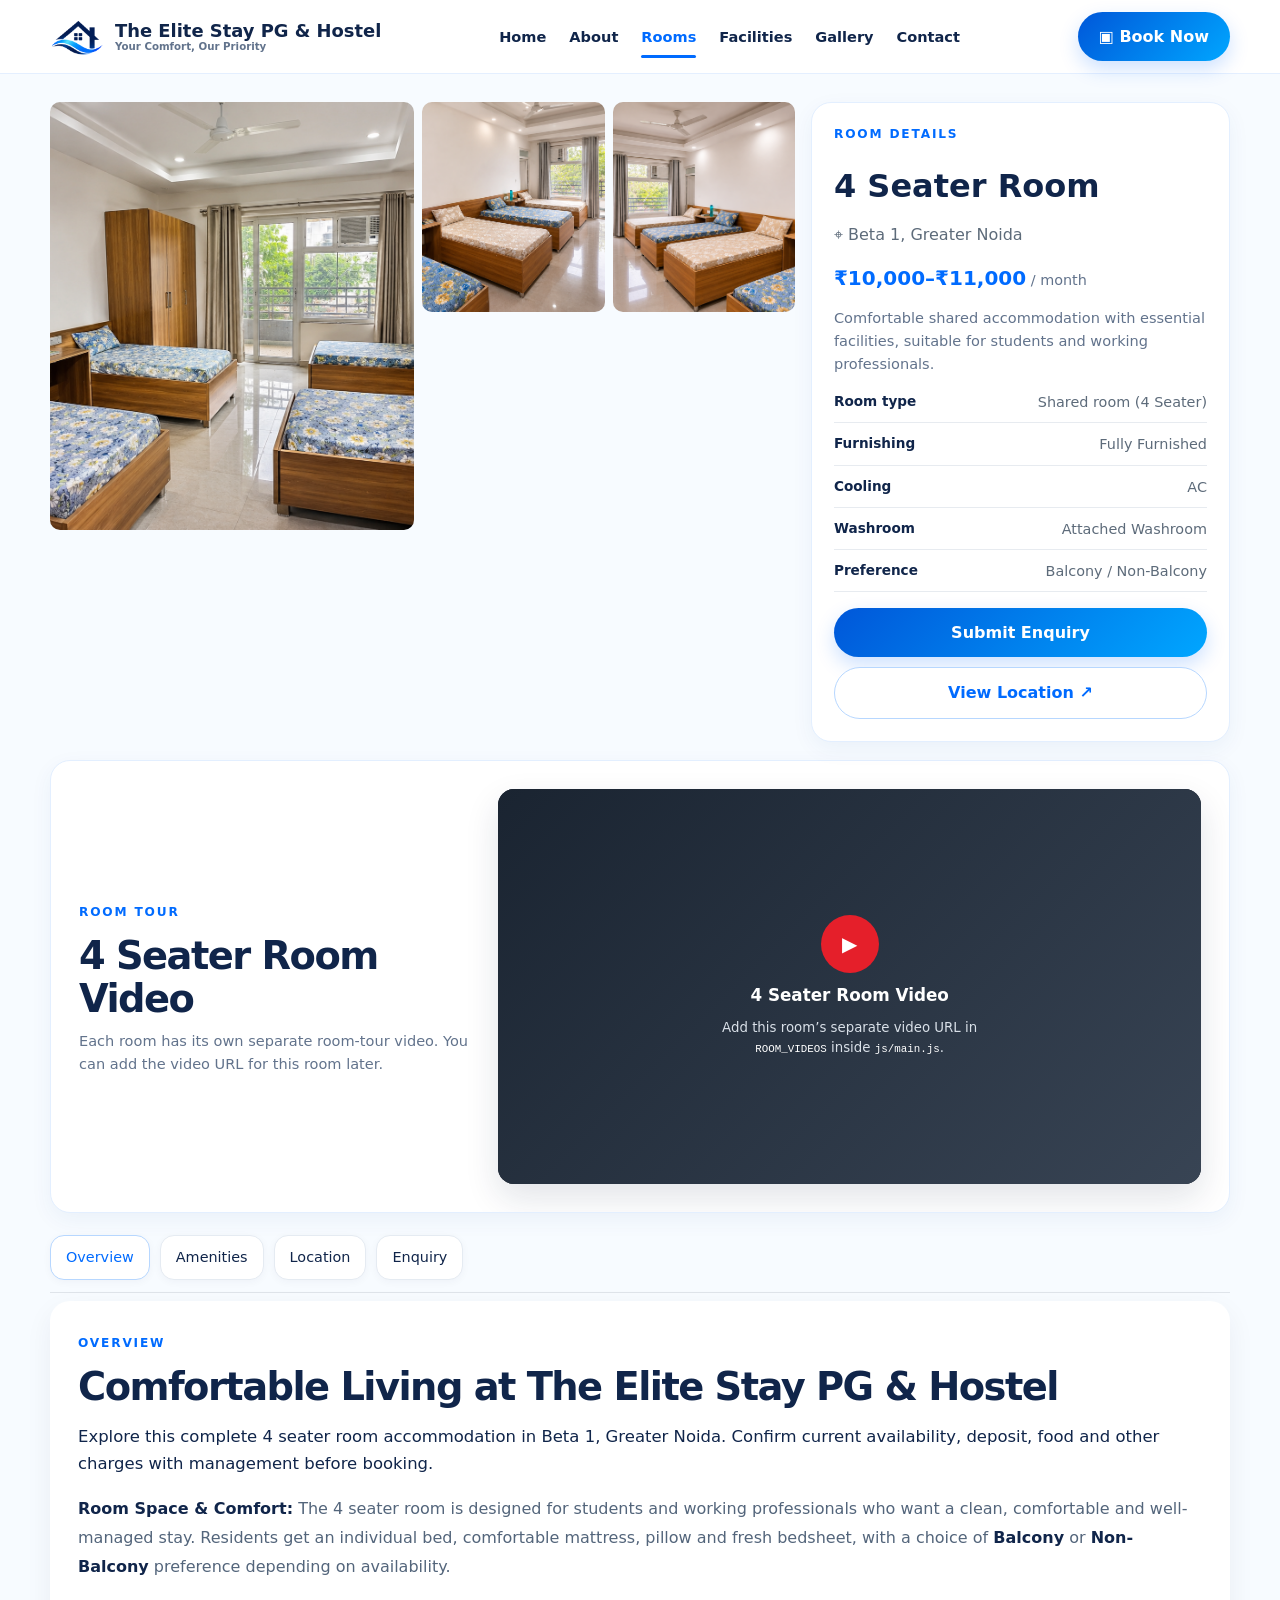
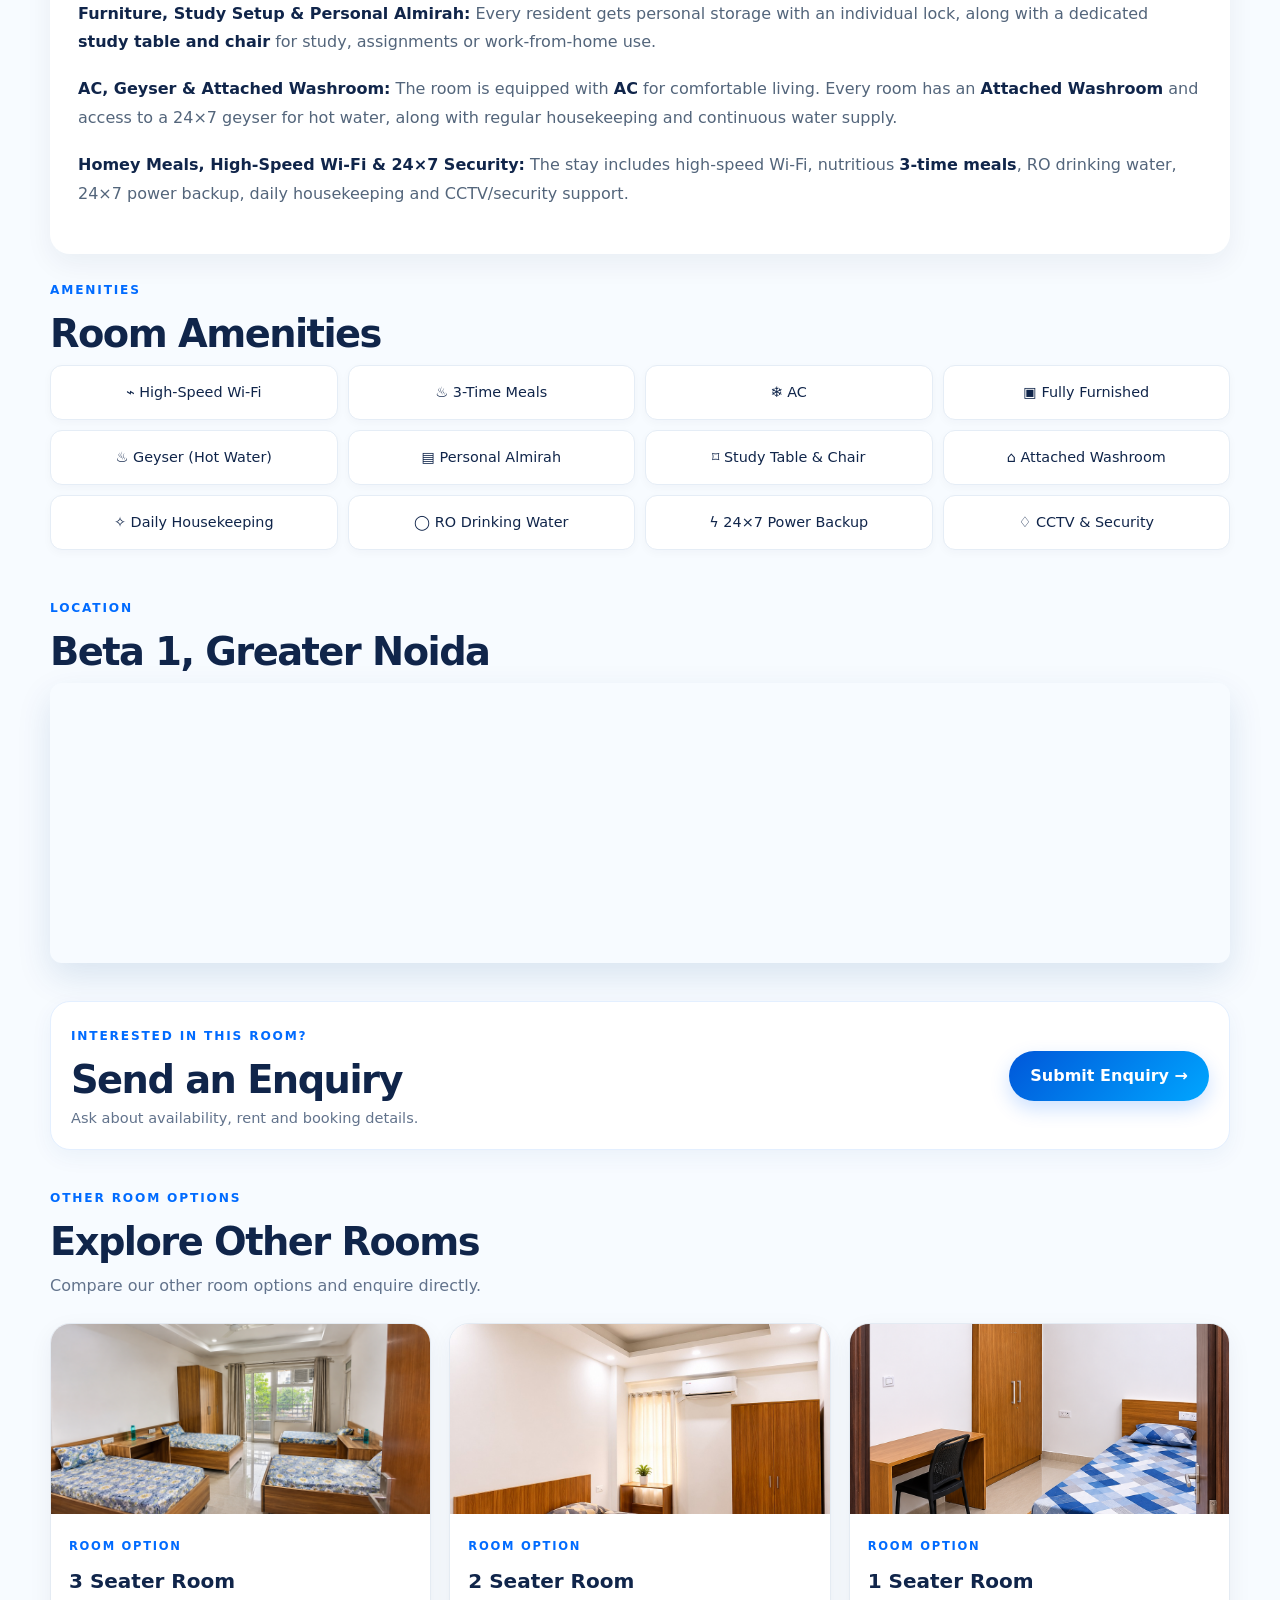
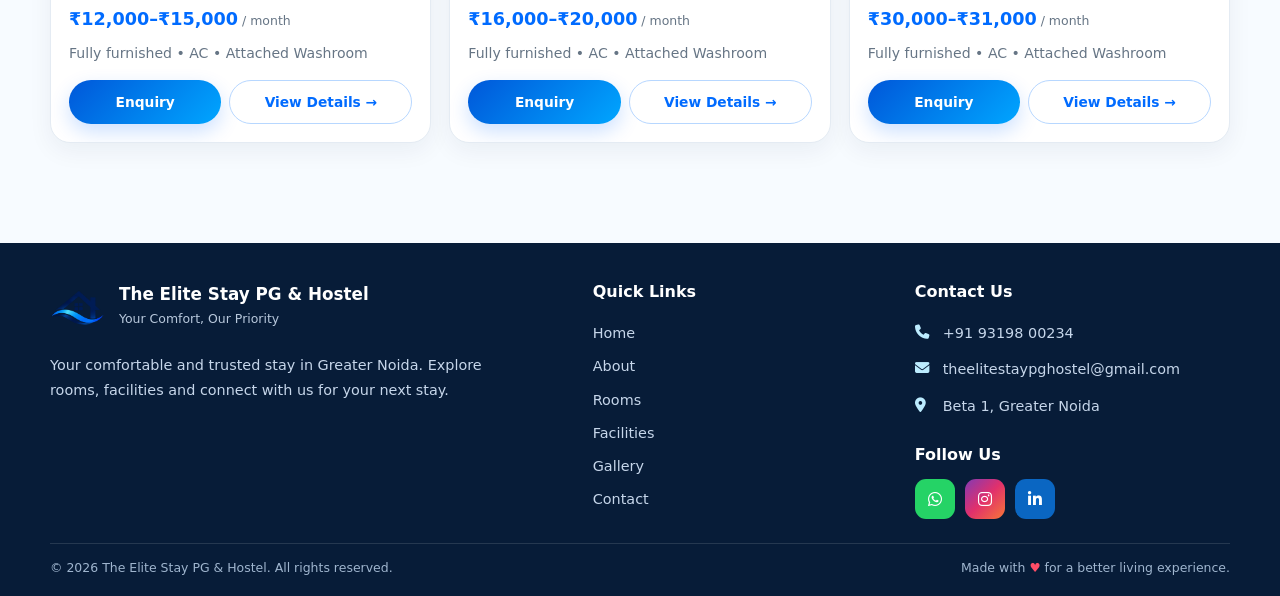
<file: property.html>
<!doctype html>
<html lang="en">
<head>
  <link rel="manifest" href="./manifest.json">
<meta name="theme-color" content="#006bff">
<meta name="mobile-web-app-capable" content="yes">
<meta name="apple-mobile-web-app-capable" content="yes">
<meta name="apple-mobile-web-app-status-bar-style" content="default">
<meta name="apple-mobile-web-app-title" content="Elite Stay PG">
<meta charset="utf-8">
<meta name="viewport" content="width=device-width,initial-scale=1">
<meta name="description" content="Room details | The Elite Stay PG & Hostel">
<meta name="theme-color" content="#006bff">
<title>Room Details | The Elite Stay PG & Hostel</title>
<link rel="stylesheet" href="css/style.css">
<link rel="stylesheet" href="https://cdnjs.cloudflare.com/ajax/libs/font-awesome/6.5.2/css/all.min.css">
</head>
<body class="page-property">
<header class="topbar"><div class="container nav"><a class="brand" href="index.html"><img src="images/elite-stay-logo.png" alt="The Elite Stay PG & Hostel Logo" class="brand-logo"><span>The Elite Stay PG & Hostel<small>Your Comfort, Our Priority</small></span></a><button class="menu-toggle" aria-label="Toggle navigation" aria-expanded="false">☰</button><nav class="nav-links"><a href="index.html">Home</a><a href="about.html">About</a><a href="rooms.html" class="active">Rooms</a><a href="facilities.html">Facilities</a><a href="gallery.html">Gallery</a><a href="contact.html">Contact</a></nav><a class="btn nav-cta" href="https://docs.google.com/forms/d/e/1FAIpQLSdJS4FL_7Egk9JB6NDUkHLVC7mzzREMZd3Gk2sWOfkp1ZcB3Q/viewform">▣ Book Now</a></div></header>
<main data-property-page>
<section class="section property-detail-section"><div class="container">
<div class="property-top">
  <div class="property-media"><div class="property-gallery" data-property-gallery></div></div>
  <aside class="property-summary card"><span class="eyebrow">ROOM DETAILS</span><h1 data-property-title>Room Details</h1><div class="property-location">⌖ Beta 1, Greater Noida</div><div class="price property-price" data-property-price></div><p data-property-description></p><div class="property-meta"><div><strong>Room type</strong><span data-property-type></span></div><div><strong>Furnishing</strong><span data-property-furnishing></span></div><div><strong>Cooling</strong><span>AC</span></div><div><strong>Washroom</strong><span>Attached Washroom</span></div><div><strong>Preference</strong><span data-property-preference></span></div></div><button class="btn property-book" type="button" data-property-book>Submit Enquiry</button><a class="btn btn-outline property-map" href="https://www.google.com/maps/dir/?api=1&destination=28.4769706,77.5034043" target="_blank" rel="noopener">View Location ↗</a></aside>
</div>
<div class="property-video-card card"><div><span class="eyebrow">ROOM TOUR</span><h2 data-property-video-title>Room Video</h2><p class="muted">Each room has its own separate room-tour video. You can add the video URL for this room later.</p></div><div class="property-video" data-property-video></div></div>
<div class="property-tabs"><a href="#overview">Overview</a><a href="#amenities">Amenities</a><a href="#location">Location</a><a href="#enquiry">Enquiry</a></div>
<section id="overview" class="property-section property-overview-card"><span class="eyebrow">OVERVIEW</span><h2 data-property-overview-title>Comfortable Living at The Elite Stay PG & Hostel</h2><p data-property-overview-intro>Explore this accommodation option in Greater Noida. Confirm current availability, deposit, food and other charges with management before booking.</p><div class="property-overview-copy" data-property-overview-copy></div></section>
<section id="amenities" class="property-section"><span class="eyebrow">AMENITIES</span><h2>Room Amenities</h2><div class="property-amenities"><div>⌁ High-Speed Wi-Fi</div><div>♨ 3-Time Meals</div><div>❄ AC</div><div>▣ Fully Furnished</div><div>♨ Geyser (Hot Water)</div><div>▤ Personal Almirah</div><div>⌑ Study Table & Chair</div><div>⌂ Attached Washroom</div><div>✧ Daily Housekeeping</div><div>◯ RO Drinking Water</div><div>ϟ 24×7 Power Backup</div><div>♢ CCTV & Security</div></div></section>
<section id="location" class="property-section"><span class="eyebrow">LOCATION</span><h2>Beta 1, Greater Noida</h2><div class="map-frame"><iframe data-map title="The Elite Stay PG & Hostel location" src="https://maps.google.com/maps?q=28.4769706,77.5034043&z=17&output=embed" loading="lazy"></iframe></div></section>
<section id="enquiry" class="property-cta card"><div><span class="eyebrow">INTERESTED IN THIS ROOM?</span><h2>Send an Enquiry</h2><p class="muted">Ask about availability, rent and booking details.</p></div><button class="btn" type="button" data-property-book>Submit Enquiry →</button></section>
<section class="property-section property-other-rooms-section"><div class="section-head"><div><span class="eyebrow">OTHER ROOM OPTIONS</span><h2>Explore Other Rooms</h2><p class="muted">Compare our other room options and enquire directly.</p></div></div><div class="property-other-rooms-grid" data-other-rooms></div></section>
</div></section></main>
<footer class="footer elite-professional-footer">
  <div class="container">
    <div class="elite-footer-grid">
      <div class="elite-footer-column elite-footer-about">
        <div class="elite-footer-brand">
          <img src="images/elite-stay-logo.png" alt="The Elite Stay PG & Hostel Logo" class="elite-footer-logo">
          <div>
            <strong>The Elite Stay PG & Hostel</strong>
            <span>Your Comfort, Our Priority</span>
          </div>
        </div>
        <p>Your comfortable and trusted stay in Greater Noida. Explore rooms, facilities and connect with us for your next stay.</p>
      </div>

      <div class="elite-footer-column">
        <h3>Quick Links</h3>
        <div class="elite-footer-links">
          <a href="index.html">Home</a>
          <a href="about.html">About</a>
          <a href="rooms.html">Rooms</a>
          <a href="facilities.html">Facilities</a>
          <a href="gallery.html">Gallery</a>
          <a href="contact.html">Contact</a>
        </div>
      </div>

      <div class="elite-footer-column">
        <h3>Contact Us</h3>
        <div class="elite-footer-contact">
          <a href="tel:+919319800234"><i class="fa-solid fa-phone" aria-hidden="true"></i><span>+91 93198 00234</span></a>
          <a href="mailto:theelitestaypghostel@gmail.com"><i class="fa-solid fa-envelope" aria-hidden="true"></i><span>theelitestaypghostel@gmail.com</span></a>
          <a href="https://www.google.com/maps/search/?api=1&query=28.4769706,77.5034043" target="_blank" rel="noopener"><i class="fa-solid fa-location-dot" aria-hidden="true"></i><span>Beta 1, Greater Noida</span></a>
        </div>
        <h3 class="elite-footer-social-title">Follow Us</h3>
        <div class="footer-social-only" aria-label="Social links">
          <a href="https://wa.me/919319800234" target="_blank" rel="noopener" aria-label="WhatsApp The Elite Stay PG & Hostel" class="footer-social whatsapp"><i class="fa-brands fa-whatsapp" aria-hidden="true"></i></a>
          <a href="https://www.instagram.com/theelitestaypg/" target="_blank" rel="noopener" aria-label="Instagram The Elite Stay PG & Hostel" class="footer-social instagram"><i class="fa-brands fa-instagram" aria-hidden="true"></i></a>
          <a href="https://www.linkedin.com/in/the-elite-stay-g-b77493451/" target="_blank" rel="noopener" aria-label="LinkedIn The Elite Stay PG & Hostel" class="footer-social linkedin"><i class="fa-brands fa-linkedin-in" aria-hidden="true"></i></a>
        </div>
      </div>
    </div>
    <div class="footer-bottom elite-professional-bottom">
      <span>© 2026 The Elite Stay PG & Hostel. All rights reserved.</span>
      <span>Made with <span aria-hidden="true">♥</span> for a better living experience.</span>
    </div>
  </div>
</footer>
<script src="js/main.js"></script>
</body></html>
</file>
<file: css/style.css>
:root {
  --blue: #006bff;
  --blue2: #00a6ff;
  --navy: #063b8c;
  --ink: #10254a;
  --muted: #62738c;
  --pale: #eaf5ff;
  --bg: #f7fbff;
  --white: #fff;
  --footer: #071c38;
  --line: #dcecff;
  --shadow: 0 14px 35px rgba(10, 65, 135, .12);
  --radius: 20px
}

* {
  box-sizing: border-box
}

html {
  scroll-behavior: smooth;
  scroll-padding-top: 86px
}

body {
  margin: 0;
  background: var(--bg);
  color: var(--ink);
  font-family: Inter, ui-sans-serif, system-ui, -apple-system, "Segoe UI", sans-serif;
  line-height: 1.6
}

img {
  display: block;
  max-width: 100%;
  width: 100%;
  object-fit: cover
}

a {
  color: inherit;
  text-decoration: none
}

button,
input,
select,
textarea {
  font: inherit
}

button {
  cursor: pointer
}

.container {
  width: min(1180px, calc(100% - 36px));
  margin: auto
}

.section {
  padding: 66px 0
}

.section-sm {
  padding: 40px 0
}

.eyebrow {
  display: inline-block;
  color: var(--blue);
  font-size: .76rem;
  font-weight: 850;
  letter-spacing: .15em;
  text-transform: uppercase;
  margin-bottom: 6px
}

.section-head {
  display: flex;
  justify-content: space-between;
  align-items: end;
  gap: 20px;
  margin-bottom: 24px
}

.section-head h2,
.section h2 {
  font-size: clamp(1.7rem, 3vw, 2.5rem);
  line-height: 1.13;
  margin: 0 0 8px;
  letter-spacing: -.04em
}

.section-head p,
.muted {
  color: var(--muted);
  margin: 0
}

.btn {
  display: inline-flex;
  align-items: center;
  justify-content: center;
  gap: 9px;
  border: 0;
  border-radius: 999px;
  padding: 12px 21px;
  background: linear-gradient(135deg, #0057d9, #00a6ff);
  color: white;
  font-weight: 800;
  box-shadow: 0 8px 20px rgba(0, 107, 255, .2);
  transition: .2s transform, .2s box-shadow
}

.btn:hover {
  transform: translateY(-2px);
  box-shadow: 0 12px 25px rgba(0, 107, 255, .27)
}

.btn-outline {
  background: #fff;
  color: var(--blue);
  border: 1px solid #b7d7ff;
  box-shadow: none
}

.btn-light {
  background: white;
  color: var(--blue)
}

.text-link {
  color: var(--blue);
  font-weight: 800;
  white-space: nowrap
}

.topbar {
  background: rgba(255, 255, 255, .94);
  backdrop-filter: blur(14px);
  position: sticky;
  top: 0;
  z-index: 100;
  border-bottom: 1px solid #e4efff
}

.nav {
  min-height: 72px;
  display: flex;
  align-items: center;
  justify-content: space-between;
  gap: 20px
}

.brand {
  display: flex;
  align-items: center;
  gap: 10px;
  font-weight: 900;
  font-size: 1.12rem;
  line-height: 1.1
}

.brand-mark {
  width: 42px;
  height: 42px;
  display: grid;
  place-items: center;
  border-radius: 13px;
  background: linear-gradient(135deg, #006bff, #4cc7ff);
  color: white;
  font-size: 1.3rem
}

.brand small {
  display: block;
  font-size: .64rem;
  font-weight: 600;
  color: var(--muted);
  letter-spacing: 0
}

.nav-links {
  display: flex;
  align-items: center;
  gap: 23px;
  font-size: .91rem;
  font-weight: 700
}

.nav-links a {
  padding: 25px 0;
  position: relative
}

.nav-links a:hover,
.nav-links a.active {
  color: var(--blue)
}

.nav-links a.active:after {
  content: "";
  position: absolute;
  bottom: 15px;
  left: 0;
  right: 0;
  height: 3px;
  background: var(--blue);
  border-radius: 9px
}

.nav-cta {
  white-space: nowrap
}

.menu-toggle {
  display: none;
  border: 0;
  background: var(--pale);
  color: var(--blue);
  border-radius: 12px;
  padding: 9px 12px;
  font-size: 1.2rem
}

.hero {
  position: relative;
  isolation: isolate;
  overflow: hidden;
  color: white;
  background: linear-gradient(115deg, #063b8c 0%, #006bff 55%, #52bfff 100%)
}

.hero:before {
  content: "";
  position: absolute;
  inset: 0;
  background: linear-gradient(90deg, rgba(3, 35, 94, .94), rgba(0, 83, 198, .78) 43%, rgba(0, 92, 200, .12)), url('../images/PG Exterior.png') center/cover;
  z-index: -1
}

.hero-grid {
  min-height: 420px;
  display: grid;
  grid-template-columns: 1.02fr .98fr;
  align-items: center;
  gap: 25px;
  padding-top: 45px;
  padding-bottom: 54px
}

.hero h1 {
  font-size: clamp(2.6rem, 5.5vw, 4.6rem);
  line-height: .99;
  letter-spacing: -.055em;
  margin: 10px 0 18px
}

.hero h1 span {
  color: #8fe4ff
}

.hero p {
  max-width: 560px;
  color: #e7f4ff;
  font-size: 1.04rem
}

.hero-actions {
  display: flex;
  flex-wrap: wrap;
  gap: 12px;
  margin: 25px 0
}

.hero-points {
  display: flex;
  flex-wrap: wrap;
  gap: 18px;
  font-size: .83rem;
  color: #eef7ff
}

.hero-photo {
  height: 320px;
  border-radius: 28px;
  overflow: hidden;
  border: 1px solid rgba(255, 255, 255, .35);
  box-shadow: 0 25px 65px #001d4e55;
  transform: rotate(1deg)
}

.hero-photo img {
  height: 100%
}

.page-hero .hero-grid {
  min-height: 300px
}

.page-hero .hero-photo {
  height: 230px
}

.stats-wrap {
  margin-top: -28px;
  position: relative;
  z-index: 2
}

.stats {
  background: #fff;
  border: 1px solid #e6f0ff;
  border-radius: 20px;
  box-shadow: var(--shadow);
  display: grid;
  grid-template-columns: repeat(4, 1fr);
  padding: 19px
}

.stat {
  display: flex;
  align-items: center;
  justify-content: center;
  gap: 12px;
  border-right: 1px solid var(--line)
}

.stat:last-child {
  border: 0
}

.stat-icon {
  width: 46px;
  height: 46px;
  border-radius: 50%;
  display: grid;
  place-items: center;
  background: var(--pale);
  color: var(--blue);
  font-size: 1.35rem
}

.stat strong {
  display: block;
  font-size: 1.25rem;
  line-height: 1.1
}

.stat span {
  font-size: .78rem;
  color: var(--muted)
}

.grid {
  display: grid;
  gap: 20px
}

.rooms-grid {
  grid-template-columns: repeat(4, minmax(0, 1fr))
}

.three-grid {
  grid-template-columns: repeat(3, minmax(0, 1fr))
}

.four-grid {
  grid-template-columns: repeat(4, minmax(0, 1fr))
}

.two-grid {
  grid-template-columns: repeat(2, minmax(0, 1fr))
}

.card {
  background: #fff;
  border: 1px solid #e3efff;
  border-radius: var(--radius);
  overflow: hidden;
  box-shadow: 0 7px 22px rgba(14, 75, 145, .055);
  transition: transform .22s, box-shadow .22s
}

.card:hover {
  transform: translateY(-4px);
  box-shadow: var(--shadow)
}

.card-image {
  height: 190px;
  position: relative;
  overflow: hidden;
  background: var(--pale)
}

.card-image img {
  height: 100%;
  transition: transform .45s
}

.card:hover .card-image img {
  transform: scale(1.045)
}

.card-body {
  padding: 17px
}

.card h3 {
  margin: 0 0 6px;
  font-size: 1.08rem;
  line-height: 1.3
}

.card p {
  margin: 0;
  color: var(--muted);
  font-size: .91rem
}

.price {
  color: var(--blue);
  font-size: 1.25rem;
  font-weight: 900
}

.price small {
  font-size: .78rem;
  color: var(--muted);
  font-weight: 600
}

.features {
  display: flex;
  gap: 9px;
  flex-wrap: wrap;
  margin: 12px 0;
  color: var(--muted);
  font-size: .79rem
}

.feature-pills {
  display: flex;
  flex-wrap: wrap;
  gap: 9px
}

.pill {
  background: #edf6ff;
  border: 1px solid #d7eaff;
  color: #1759a8;
  border-radius: 999px;
  padding: 7px 12px;
  font-size: .82rem;
  font-weight: 750
}

.amenity {
  padding: 20px;
  text-align: center
}

.amenity-icon {
  width: 58px;
  height: 58px;
  margin: 0 auto 10px;
  border-radius: 50%;
  display: grid;
  place-items: center;
  background: var(--pale);
  color: var(--blue);
  font-size: 1.55rem
}

.amenity h3 {
  font-size: .97rem;
  margin: 0 0 5px
}

.amenity p {
  font-size: .83rem;
  color: var(--muted);
  margin: 0
}

.split {
  display: grid;
  grid-template-columns: 1fr 1fr;
  gap: 34px;
  align-items: center
}

.photo-collage {
  display: grid;
  grid-template-columns: 1.15fr .85fr;
  grid-template-rows: 180px 180px;
  gap: 12px
}

.photo-collage img {
  height: 100%;
  border-radius: 18px
}

.photo-collage img:first-child {
  grid-row: span 2
}

.check-list {
  padding: 0;
  list-style: none;
  margin: 18px 0
}

.check-list li {
  margin: 9px 0
}

.check-list li:before {
  content: "✓";
  display: inline-grid;
  place-items: center;
  width: 23px;
  height: 23px;
  border-radius: 50%;
  background: #d9edff;
  color: var(--blue);
  font-weight: 900;
  margin-right: 9px
}

.gallery-strip {
  display: grid;
  grid-template-columns: repeat(5, 1fr);
  gap: 12px
}

.gallery-strip img {
  height: 150px;
  border-radius: 15px;
  cursor: pointer
}

.resident-strip {
  display: grid;
  grid-template-columns: 1.15fr 1fr 1fr;
  gap: 12px
}

.resident-strip img {
  height: 220px;
  border-radius: 18px
}

.resident-strip img:first-child {
  height: 452px;
  grid-row: span 2
}

.food-grid {
  display: grid;
  grid-template-columns: repeat(3, 1fr);
  gap: 16px
}

.food-card {
  position: relative;
  height: 220px;
  border-radius: 18px;
  overflow: hidden;
  color: white
}

.food-card:after {
  content: "";
  position: absolute;
  inset: 35% 0 0;
  background: linear-gradient(transparent, rgba(0, 0, 0, .8))
}

.food-card img {
  height: 100%
}

.food-card strong {
  position: absolute;
  z-index: 1;
  left: 17px;
  bottom: 13px;
  font-size: 1.08rem
}

.testimonial {
  padding: 22px
}

.quote {
  font-size: 2rem;
  color: var(--blue);
  line-height: 1
}

.testimonial p {
  color: var(--muted);
  font-size: .92rem
}

.testimonial strong {
  display: block;
  margin-top: 12px
}

.map-frame {
  border: 0;
  width: 100%;
  height: 330px;
  border-radius: 20px;
  box-shadow: var(--shadow)
}

.location-card {
  padding: 28px;
  border-radius: 22px;
  background: linear-gradient(140deg, #e8f5ff, #fff);
  border: 1px solid var(--line)
}

.cta {
  background: linear-gradient(120deg, #0057d9, #008eff, #36c0ff);
  color: white;
  border-radius: 22px;
  padding: 32px;
  display: flex;
  align-items: center;
  justify-content: space-between;
  gap: 20px;
  overflow: hidden
}

.cta h2 {
  margin: 0 0 7px;
  font-size: clamp(1.5rem, 3vw, 2.1rem)
}

.cta p {
  margin: 0;
  color: #e8f6ff
}

.faq-list {
  display: grid;
  gap: 10px
}

.faq-item {
  background: #fff;
  border: 1px solid var(--line);
  border-radius: 13px;
  overflow: hidden
}

.faq-question {
  width: 100%;
  display: flex;
  justify-content: space-between;
  gap: 15px;
  text-align: left;
  background: #fff;
  border: 0;
  padding: 17px 19px;
  color: var(--ink);
  font-weight: 800
}

.faq-answer {
  padding: 0 19px 17px;
  color: var(--muted);
  display: none
}

.faq-item.open .faq-answer {
  display: block
}

.filters {
  display: flex;
  flex-wrap: wrap;
  gap: 9px;
  margin: 20px 0 28px
}

.filter-btn {
  border: 1px solid #d6e8ff;
  background: white;
  color: var(--ink);
  border-radius: 999px;
  padding: 9px 16px;
  font-weight: 750
}

.filter-btn.active,
.filter-btn:hover {
  background: var(--blue);
  color: white;
  border-color: var(--blue)
}

.gallery-grid {
  display: grid;
  grid-template-columns: repeat(3, 1fr);
  gap: 16px
}

.gallery-item {
  border-radius: 17px;
  overflow: hidden;
  position: relative;
  cursor: pointer;
  background: #dcecff;
  min-height: 220px
}

.gallery-item img {
  height: 260px;
  transition: transform .3s
}

.gallery-item:hover img {
  transform: scale(1.04)
}

.gallery-label {
  position: absolute;
  bottom: 0;
  left: 0;
  right: 0;
  color: white;
  padding: 28px 15px 13px;
  background: linear-gradient(transparent, rgba(0, 20, 55, .82));
  font-weight: 800
}

.form-card {
  background: #cfd6ec;
  padding: 28px;
  border-radius: 22px;
  border: 1px solid var(--line);
  box-shadow: var(--shadow)
}

.form-grid {
  display: grid;
  grid-template-columns: 1fr 1fr;
  gap: 15px
}

.field {
  display: flex;
  flex-direction: column;
  gap: 6px
}

.field.full {
  grid-column: 1/-1
}

.field label {
  font-weight: 750;
  font-size: .86rem
}

.field input,
.field select,
.field textarea {
  width: 100%;
  border: 1px solid #d7e5f5;
  border-radius: 12px;
  padding: 12px 13px;
  background: #fbfdff;
  color: var(--ink);
  outline: none
}

.field input:focus,
.field select:focus,
.field textarea:focus {
  border-color: var(--blue);
  box-shadow: 0 0 0 3px #006bff18
}

.field textarea {
  min-height: 120px;
  resize: vertical
}

.form-actions {
  display: flex;
  flex-wrap: wrap;
  gap: 10px;
  margin-top: 17px
}

.notice {
  padding: 12px 14px;
  border-radius: 12px;
  background: #fff5d9;
  color: #7b4a00;
  font-size: .88rem;
  margin-top: 14px;
  display: none
}

.landmark-grid {
  display: grid;
  grid-template-columns: repeat(4, 1fr);
  gap: 14px
}

.landmark {
  background: #fff;
  border: 1px solid var(--line);
  border-radius: 16px;
  overflow: hidden
}

.landmark img {
  height: 120px
}

.landmark div {
  padding: 12px;
  font-weight: 800;
  font-size: .9rem
}

.footer {
  background: var(--footer);
  color: #eaf4ff;
  padding: 48px 0 20px;
  margin-top: 0
}

.footer-grid {
  display: grid;
  grid-template-columns: 1.4fr 1fr 1fr 1fr;
  gap: 28px
}

.footer .brand small {
  color: #b7cce6
}

.footer p,
.footer a {
  font-size: .88rem;
  color: #c6d6ea
}

.footer h3 {
  font-size: 1rem;
  margin: 0 0 12px;
  color: white
}

.footer-links {
  display: grid;
  gap: 7px
}

.footer a:hover {
  color: white
}

.footer-bottom {
  border-top: 1px solid #ffffff24;
  margin-top: 28px;
  padding-top: 18px;
  display: flex;
  justify-content: space-between;
  gap: 15px;
  font-size: .78rem;
  color: #a9bdd8
}

.socials {
  display: flex;
  gap: 9px
}

.socials a {
  display: grid;
  place-items: center;
  background: #123e70;
  width: 34px;
  height: 34px;
  border-radius: 50%;
  color: white
}

.modal-backdrop {
  position: fixed;
  inset: 0;
  background: #061a35bb;
  display: none;
  align-items: center;
  justify-content: center;
  padding: 20px;
  z-index: 200
}

.modal-backdrop.show {
  display: flex
}

.modal {
  background: white;
  border-radius: 20px;
  max-width: 620px;
  width: 100%;
  max-height: 90vh;
  overflow: auto;
  box-shadow: 0 30px 90px #001b3c66
}

.modal img {
  height: 250px
}

.modal-content {
  padding: 24px
}

.modal-close {
  float: right;
  border: 0;
  background: #eaf5ff;
  color: var(--blue);
  width: 38px;
  height: 38px;
  border-radius: 50%;
  font-size: 1.2rem
}

.lightbox .modal {
  max-width: 900px;
  background: #061a35;
  color: white
}

.lightbox .modal img {
  height: min(68vh, 650px);
  object-fit: contain;
  background: #061a35
}




/* Room details modal: reliable scrolling on desktop and mobile */
body.modal-open {
  overflow: hidden !important;
  overscroll-behavior: none;
}

#roomModal {
  overflow-y: auto;
  overflow-x: hidden;
  -webkit-overflow-scrolling: touch;
  overscroll-behavior-y: contain;
  align-items: center;
  justify-content: center;
}

#roomModal .modal {
  width: min(100%, 620px);
  max-height: calc(100vh - 40px);
  max-height: calc(100dvh - 40px);
  margin: auto;
  overflow-y: auto;
  overflow-x: hidden;
  -webkit-overflow-scrolling: touch;
  overscroll-behavior-y: contain;
}

#roomModal .modal>img[data-modal-image] {
  width: 100%;
  height: clamp(180px, 32vh, 250px);
  object-fit: cover;
}

#roomModal .modal-content {
  max-height: none;
  overflow: visible;
  padding: 24px;
}

#roomModal .modal-close {
  position: sticky;
  top: 8px;
  float: right;
  z-index: 5;
  margin: 8px 8px -46px 0;
}

@media (max-width: 768px) {
  #roomModal {
    padding: 12px;
    align-items: center;
  }

  #roomModal .modal {
    width: 100%;
    max-height: calc(100vh - 24px);
    max-height: calc(100dvh - 24px);
    border-radius: 18px;
  }

  #roomModal .modal>img[data-modal-image] {
    height: 30vh;
    height: 30dvh;
    min-height: 150px;
    max-height: 230px;
  }

  #roomModal .modal-content {
    padding: 20px;
  }
}


.lightbox-caption {
  padding: 12px 20px;
  display: flex;
  justify-content: space-between;
  align-items: center
}

.back-top {
  position: fixed;
  right: 20px;
  bottom: 20px;
  width: 45px;
  height: 45px;
  border: 0;
  border-radius: 50%;
  background: var(--blue);
  color: white;
  font-size: 1.2rem;
  box-shadow: var(--shadow);
  display: none;
  z-index: 80
}

.back-top.show {
  display: block
}

.badge-demo {
  display: inline-block;
  background: #fff1d6;
  color: #875500;
  border-radius: 7px;
  padding: 3px 7px;
  font-size: .7rem;
  font-weight: 800
}

.empty-state {
  grid-column: 1/-1;
  padding: 30px;
  text-align: center;
  color: var(--muted)
}

@media(max-width:980px) {
  .nav-links {
    gap: 13px
  }

  .rooms-grid,
  .four-grid {
    grid-template-columns: repeat(2, minmax(0, 1fr))
  }

  .hero-grid {
    grid-template-columns: 1fr 1fr
  }

  .gallery-strip {
    grid-template-columns: repeat(3, 1fr)
  }

  .gallery-strip img:nth-child(n+4) {
    display: none
  }

  .landmark-grid {
    grid-template-columns: repeat(2, 1fr)
  }

  .footer-grid {
    grid-template-columns: repeat(2, 1fr)
  }

  .resident-strip img {
    height: 180px
  }

  .resident-strip img:first-child {
    height: 372px
  }
}

@media(max-width:760px) {
  .container {
    width: min(100% - 28px, 1180px)
  }

  .section {
    padding: 48px 0
  }

  .section-head {
    align-items: start;
    flex-direction: column;
    gap: 10px
  }

  .menu-toggle {
    display: block
  }

  .nav {
    min-height: 66px;
    flex-wrap: wrap
  }

  .nav-cta {
    display: none
  }

  .nav-links {
    display: none;
    order: 3;
    width: 100%;
    padding: 5px 0 16px;
    flex-direction: column;
    align-items: stretch;
    gap: 0
  }

  .nav-links.open {
    display: flex
  }

  .nav-links a {
    padding: 11px 12px;
    border-radius: 9px
  }

  .nav-links a.active:after {
    display: none
  }

  .nav-links a.active {
    background: var(--pale)
  }

  .hero-grid {
    grid-template-columns: 1fr;
    min-height: unset;
    padding: 55px 0 70px
  }

  .hero-photo {
    height: 240px;
    transform: none
  }

  .hero h1 {
    font-size: clamp(2.6rem, 12vw, 4rem)
  }

  .page-hero .hero-grid {
    min-height: unset
  }

  .page-hero .hero-photo {
    height: 220px
  }

  .stats {
    grid-template-columns: repeat(2, 1fr);
    gap: 15px;
    padding: 17px
  }

  .stat {
    justify-content: flex-start;
    border: 0;
    padding: 5px
  }

  .split {
    grid-template-columns: 1fr
  }

  .photo-collage {
    grid-template-rows: 150px 150px
  }

  .rooms-grid,
  .three-grid,
  .four-grid,
  .two-grid,
  .food-grid,
  .gallery-grid {
    grid-template-columns: repeat(2, minmax(0, 1fr))
  }

  .resident-strip {
    grid-template-columns: 1fr 1fr
  }

  .resident-strip img:first-child {
    grid-row: auto;
    height: 200px
  }

  .resident-strip img {
    height: 200px
  }

  .gallery-strip {
    grid-template-columns: repeat(2, 1fr)
  }

  .gallery-strip img {
    height: 130px
  }

  .gallery-strip img:nth-child(n+3) {
    display: none
  }

  .card-image {
    height: 160px
  }

  .cta {
    align-items: flex-start;
    flex-direction: column;
    padding: 25px
  }

  .form-grid {
    grid-template-columns: 1fr
  }

  .field.full {
    grid-column: auto
  }

  .footer-grid {
    grid-template-columns: 1fr 1fr
  }

  .map-frame {
    height: 270px
  }
}

@media(max-width:480px) {

  .rooms-grid,
  .three-grid,
  .four-grid,
  .two-grid,
  .food-grid,
  .gallery-grid {
    grid-template-columns: 1fr
  }

  .card-image {
    height: 210px
  }

  .hero-points {
    gap: 10px
  }

  .hero-photo {
    height: 205px
  }

  .stats {
    gap: 6px;
    padding: 12px
  }

  .stat-icon {
    width: 38px;
    height: 38px;
    font-size: 1.1rem
  }

  .stat strong {
    font-size: 1.05rem
  }

  .stat span {
    font-size: .7rem
  }

  .gallery-strip {
    grid-template-columns: 1fr 1fr
  }

  .gallery-strip img {
    height: 110px
  }

  .resident-strip {
    grid-template-columns: 1fr 1fr
  }

  .resident-strip img {
    height: 150px
  }

  .resident-strip img:first-child {
    height: 150px
  }

  .landmark-grid {
    grid-template-columns: 1fr 1fr
  }

  .landmark img {
    height: 95px
  }

  .footer-grid {
    grid-template-columns: 1fr
  }

  .footer-bottom {
    flex-direction: column
  }

  .form-card {
    padding: 19px
  }

  .form-actions .btn {
    width: 100%
  }

  .hero-actions .btn {
    flex: 1
  }

  .section-head h2,
  .section h2 {
    font-size: 1.8rem
  }
}


/* --- Page-specific visual identities: one shared brand, six distinct page banners --- */
.page-home .hero:before {
  background: linear-gradient(105deg, rgba(3, 35, 94, .96), rgba(0, 83, 198, .77) 47%, rgba(0, 92, 200, .1)),
    url('../images/outdoor view.png') center/cover;
}

.page-home .hero-grid {
  min-height: 450px
}

.page-home .hero-photo {
  border-radius: 38px 12px 38px 12px;
  transform: rotate(1.2deg)
}

.page-about .hero:before {
  background: linear-gradient(100deg, rgba(4, 40, 102, .96), rgba(0, 111, 220, .72) 57%, rgba(39, 184, 255, .25)),
    url('../images/outdoor view.png') center/cover;
}

.page-about .hero-grid {
  grid-template-columns: .88fr 1.12fr
}

.page-about .hero h1 {
  max-width: 530px
}

.page-about .hero-photo {
  height: 265px;
  border-radius: 50% 18px 18px 18px;
  transform: none;
  border: 5px solid #ffffff55
}

.page-rooms .hero:before {
  background: linear-gradient(90deg, #052b69 0%, rgba(0, 80, 178, .95) 36%, rgba(0, 95, 190, .18) 100%),
    url('../images/Two Seater.jpeg') center/cover;
}

.page-rooms .hero-grid {
  grid-template-columns: .75fr 1.25fr
}

.page-rooms .hero-photo {
  height: 330px;
  border-radius: 18px 70px 18px 18px;
  transform: none
}

.page-rooms .hero h1 {
  font-size: clamp(2.5rem, 4.8vw, 4rem)
}

.page-facilities .hero:before {
  background: linear-gradient(120deg, rgba(3, 47, 105, .94), rgba(0, 121, 225, .7) 55%, rgba(0, 166, 255, .2)),
    url('../images/Office area.jpeg') center/cover;
}

.page-facilities .hero-grid {
  grid-template-columns: 1fr 1fr;
  min-height: 345px
}

.page-facilities .hero-photo {
  height: 245px;
  border-radius: 50% 50% 18px 18px;
  transform: rotate(-1deg)
}

.page-gallery .hero:before {
  background: linear-gradient(100deg, rgba(2, 34, 84, .93), rgba(0, 89, 200, .72) 45%, rgba(0, 166, 255, .12)),
    url('../images/Office area.jpeg') center/cover;
}

.page-gallery .hero-grid {
  grid-template-columns: 1fr .82fr
}

.page-gallery .hero-photo {
  height: 260px;
  border-radius: 24px;
  transform: rotate(2deg);
  box-shadow: 18px 18px 0 rgba(143, 228, 255, .22)
}

.page-contact .hero:before {
  background: linear-gradient(115deg, rgba(3, 35, 94, .97), rgba(0, 90, 195, .82) 50%, rgba(0, 166, 255, .18)),
    url('../images/Office area.jpeg') center/cover;
}

.page-contact .hero-grid {
  grid-template-columns: 1.1fr .9fr;
  min-height: 315px
}

.page-contact .hero-photo {
  height: 220px;
  border-radius: 18px;
  transform: none;
  box-shadow: 0 0 0 8px rgba(255, 255, 255, .1)
}

.page-contact .hero h1 {
  font-size: clamp(2.4rem, 4.8vw, 3.8rem)
}

/* Floating WhatsApp action, inspired by the reference screenshot */

.floating-whatsapp {
  position: fixed;
  right: 20px;
  bottom: 75px;
  z-index: 150;

  display: flex;
  align-items: center;
  justify-content: center;
  gap: 8px;

  min-width: auto;
  padding: 9px 15px;
  border: 1px solid #b7d7ff;
  border-radius: 999px;

  background: linear-gradient(135deg, #006bff, #00a6ff);
  color: #ffffff;

  font-size: 14px;
  font-weight: 700;

  box-shadow: 0 6px 20px rgba(0, 107, 255, 0.22);
  transition: transform .2s, box-shadow .2s;
}

.floating-whatsapp:hover {
  transform: translateY(-3px);
  box-shadow: 0 10px 25px rgba(0, 107, 255, 0.3);
}



.whatsapp-mark {
  width: 25px;
  height: 25px;
  display: grid;
  place-items: center;
  background: #ffffff;
  color: #006bff;
  border-radius: 50%;
  font-size: 19px;
  flex-shrink: 0;
}



@media (max-width: 760px) {
  .floating-whatsapp {
    right: 12px;
    bottom: 65px;
    padding: 8px 12px;
    font-size: 13px;
    gap: 7px;
  }

  .whatsapp-mark {
    width: 23px;
    height: 23px;
    font-size: 14px;
  }
}


.whatsapp-mark:before {
  content: "";
  position: absolute
}

@media(max-width:760px) {

  .page-about .hero-grid,
  .page-rooms .hero-grid,
  .page-facilities .hero-grid,
  .page-gallery .hero-grid,
  .page-contact .hero-grid {
    grid-template-columns: 1fr
  }

  .page-about .hero-photo,
  .page-rooms .hero-photo,
  .page-facilities .hero-photo,
  .page-gallery .hero-photo,
  .page-contact .hero-photo {
    height: 210px;
    max-width: 100%
  }

  .floating-whatsapp {
    right: 12px;
    bottom: 14px;
    min-width: 0;
    padding: 9px 15px;
    font-size: .96rem;
    gap: 8px
  }

  .whatsapp-mark {
    width: 31px;
    height: 31px;
    font-size: 1.2rem
  }
}

@media(max-width:380px) {
  .floating-whatsapp {
    right: 9px;
    bottom: 10px;
    padding: 8px 12px
  }

  .floating-whatsapp span:last-child {
    font-size: .9rem
  }
}


/* About page: expanded PG information sections */
.page-about .about-info-card {
  padding: 26px;
  display: flex;
  flex-direction: column;
  align-items: flex-start;
  min-height: 260px
}

.page-about .about-info-icon {
  width: 54px;
  height: 54px;
  border-radius: 17px;
  display: grid;
  place-items: center;
  background: linear-gradient(135deg, #e2f4ff, #b8ddff);
  font-size: 1.65rem;
  margin-bottom: 16px
}

.page-about .about-info-card p,
.page-about .about-steps p {
  color: var(--muted, #5b6780);
  line-height: 1.7
}

.page-about .about-info-card .text-link {
  margin-top: auto;
  padding-top: 10px
}

.page-about .about-experience-photo {
  position: relative;
  min-height: 370px
}

.page-about .about-experience-photo img {
  width: 100%;
  height: 100%;
  min-height: 370px;
  object-fit: cover;
  border-radius: 24px 8px 24px 8px
}

.page-about .photo-note {
  position: absolute;
  left: 14px;
  right: 14px;
  bottom: 14px;
  padding: 11px 14px;
  border-radius: 12px;
  background: #062b61dd;
  color: #fff;
  font-size: .82rem
}

.page-about .about-check-list,
.page-about .about-nearby-list {
  display: grid;
  gap: 16px;
  margin: 24px 0
}

.page-about .about-check-list>div,
.page-about .about-nearby-list>div {
  display: flex;
  gap: 12px;
  align-items: flex-start
}

.page-about .about-check-list>div>span {
  flex: 0 0 28px;
  height: 28px;
  border-radius: 50%;
  display: grid;
  place-items: center;
  background: #e1f3ff;
  color: #006bff;
  font-weight: 900
}

.page-about .about-nearby-list>div>span {
  flex: 0 0 36px;
  height: 36px;
  border-radius: 12px;
  display: grid;
  place-items: center;
  background: #e1f3ff;
  color: #006bff;
  font-size: 1.1rem
}

.page-about .about-check-list strong,
.page-about .about-nearby-list strong {
  display: block;
  margin-bottom: 3px
}

.page-about .about-check-list p,
.page-about .about-nearby-list p {
  margin: 0;
  color: var(--muted, #5b6780);
  line-height: 1.6
}

.page-about .about-steps .card {
  padding: 23px;
  position: relative;
  overflow: hidden
}

.page-about .step-number {
  display: inline-flex;
  align-items: center;
  justify-content: center;
  width: 48px;
  height: 48px;
  border-radius: 15px;
  background: linear-gradient(135deg, #007cff, #50c5ff);
  color: #fff;
  font-size: 1.1rem;
  font-weight: 900;
  margin-bottom: 16px;
  box-shadow: 0 8px 20px #007cff30
}

.page-about .about-map-art {
  position: relative;
  min-height: 330px;
  overflow: hidden;
  border-radius: 24px;
  background-color: #e6f2f7;
  background-image: linear-gradient(35deg, transparent 45%, #fff 46%, #fff 49%, transparent 50%), linear-gradient(120deg, transparent 38%, #fff 39%, #fff 42%, transparent 43%), linear-gradient(90deg, transparent 65%, #d2e5e8 66%, #d2e5e8 70%, transparent 71%);
  background-size: 160px 130px, 190px 150px, 100% 100%;
  display: flex;
  flex-direction: column;
  align-items: center;
  justify-content: center;
  gap: 8px;
  text-align: center;
  padding: 24px
}

.page-about .about-map-art:before,
.page-about .about-map-art:after {
  content: "";
  position: absolute;
  width: 150%;
  height: 22px;
  background: #b9e2f7;
  transform: rotate(-25deg);
  left: -20%;
  top: 30%;
  border: 5px solid #fff
}

.page-about .about-map-art:after {
  top: 70%;
  transform: rotate(28deg);
  background: #c6e8ce
}

.page-about .about-map-art>* {
  position: relative;
  z-index: 1
}

.page-about .about-map-art strong {
  font-size: 1.55rem;
  color: #082c62;
  background: #ffffffdc;
  padding: 7px 14px;
  border-radius: 10px
}

.page-about .about-map-art span,
.page-about .about-map-art small {
  background: #ffffffd9;
  padding: 5px 10px;
  border-radius: 8px;
  color: #24405f
}

.page-about .map-pin {
  width: 55px;
  height: 55px;
  border-radius: 50% 50% 50% 8px;
  transform: rotate(-45deg);
  display: grid;
  place-items: center;
  background: #006bff;
  color: white;
  font-size: 1.8rem;
  box-shadow: 0 8px 18px #006bff55
}

.page-about .map-pin::first-letter {
  transform: rotate(45deg)
}

.page-about .about-faq-grid {
  display: grid;
  grid-template-columns: 1fr 1fr;
  gap: 12px
}

.page-about .about-faq-item {
  border: 1px solid #dce9f8;
  border-radius: 14px;
  padding: 18px 20px;
  background: #fff;
  box-shadow: 0 7px 20px #123c6810
}

.page-about .about-faq-item summary {
  font-weight: 800;
  color: #09295c;
  cursor: pointer;
  list-style: none;
  position: relative;
  padding-right: 24px
}

.page-about .about-faq-item summary::-webkit-details-marker {
  display: none
}

.page-about .about-faq-item summary:after {
  content: "+";
  position: absolute;
  right: 0;
  top: -3px;
  color: #0076ff;
  font-size: 1.35rem
}

.page-about .about-faq-item[open] summary:after {
  content: "−"
}

.page-about .about-faq-item p {
  margin: 12px 0 0;
  color: var(--muted, #5b6780);
  line-height: 1.65
}

@media(max-width:900px) {
  .page-about .about-faq-grid {
    grid-template-columns: 1fr
  }

  .page-about .about-experience-photo,
  .page-about .about-experience-photo img {
    min-height: 280px
  }
}

@media(max-width:600px) {
  .page-about .about-info-card {
    min-height: 0;
    padding: 22px
  }

  .page-about .about-map-art {
    min-height: 250px
  }

  .page-about .about-steps .card {
    padding: 19px
  }

  .page-about .about-faq-item {
    padding: 15px
  }
}






/* Fix hero buttons on small screens */
@media (max-width: 480px) {
  .hero .hero-actions {
    display: flex;
    flex-wrap: wrap;
    gap: 10px;
  }

  .hero .hero-actions .btn {
    flex: 1 1 140px;
    min-width: 0;
    padding: 12px 16px;
    font-size: 15px;
    line-height: 1.4;
    border-radius: 30px;
    text-align: center;
  }
}



/* Mobile WhatsApp button: icon upar, text neeche */
@media (max-width: 768px) {
  .whatsapp-float {
    display: flex;
    flex-direction: column;
    align-items: center;
    justify-content: center;
    gap: 5px;
    padding: 10px 14px;
    min-width: 78px;
    min-height: 78px;
    border-radius: 18px;
  }

  .whatsapp-mark {
    margin: 0;
    display: flex;
    align-items: center;
    justify-content: center;
  }

  .whatsapp-float i {
    font-size: 27px;
  }
}

.brand-logo {
  width: 55px;
  height: 55px;
  object-fit: contain;
  display: block;
  flex-shrink: 0;
}

.brand-logo {
  width: 55px;
  height: 55px;
  object-fit: contain;
  display: block;
  flex-shrink: 0;
  background: transparent;
}

.brand-mark {
  display: none;
}



/* =========================================================
   MOBILE APP-LIKE RESPONSIVE LAYER
   Desktop styles above remain unchanged.
   ========================================================= */
@media (max-width: 600px) {
  html {
    width: 100%;
    overflow-x: hidden;
    scroll-padding-top: 72px;
  }

  body {
    width: 100%;
    max-width: 100%;
    overflow-x: hidden;
    -webkit-text-size-adjust: 100%;
  }

  .container {
    width: calc(100% - 20px);
    max-width: 100%;
  }

  .topbar {
    position: sticky;
    top: 0;
  }

  .nav {
    min-height: 62px;
    gap: 8px;
    flex-wrap: nowrap;
  }

  .brand {
    min-width: 0;
    flex: 1 1 auto;
    gap: 8px;
    font-size: .86rem;
    line-height: 1.05;
  }

  .brand-logo {
    width: 42px;
    height: 42px;
    flex: 0 0 42px;
  }

  .brand-mark {
    width: 38px;
    height: 38px;
    border-radius: 11px;
    flex: 0 0 38px;
  }

  .brand small {
    font-size: .54rem;
    line-height: 1.2;
    margin-top: 2px;
  }

  .menu-toggle {
    flex: 0 0 auto;
    width: 44px;
    height: 44px;
    padding: 0;
    border-radius: 12px;
  }

  .nav-links {
    position: absolute;
    left: 10px;
    right: 10px;
    top: 62px;
    width: auto;
    padding: 8px;
    background: rgba(255, 255, 255, .98);
    border: 1px solid #e4efff;
    border-radius: 16px;
    box-shadow: 0 14px 35px rgba(10, 65, 135, .16);
  }

  .nav-links a {
    min-height: 46px;
    display: flex;
    align-items: center;
    padding: 11px 13px;
    font-size: .95rem;
  }

  .section {
    padding: 38px 0;
  }

  .hero-grid {
    padding: 38px 0 48px;
    gap: 24px;
  }

  .hero h1 {
    font-size: clamp(2.05rem, 11vw, 3.2rem);
    line-height: 1.05;
    word-break: normal;
  }

  .hero p {
    font-size: .96rem;
  }

  .hero-actions {
    width: 100%;
  }

  .hero .hero-actions .btn,
  .hero-actions .btn {
    min-height: 48px;
  }

  .card,
  .location-card,
  .form-card,
  .cta,
  .stats {
    border-radius: 18px;
  }

  .rooms-grid,
  .three-grid,
  .four-grid,
  .two-grid,
  .food-grid,
  .gallery-grid,
  .footer-grid,
  .landmark-grid {
    grid-template-columns: 1fr;
  }

  .card-image {
    height: 210px;
  }

  .photo-collage {
    grid-template-columns: 1fr 1fr;
    grid-template-rows: 130px 130px;
  }

  .split,
  .hero-grid,
  .form-grid {
    grid-template-columns: 1fr;
  }

  .stats {
    grid-template-columns: 1fr 1fr;
    gap: 8px;
    padding: 12px;
  }

  .stat {
    min-width: 0;
  }

  .stat strong,
  .stat span {
    overflow-wrap: anywhere;
  }

  .section-head h2,
  .section h2 {
    font-size: 1.75rem;
  }

  .btn,
  .btn-outline,
  .btn-light {
    min-height: 46px;
  }

  .cta {
    padding: 22px;
  }

  .cta .btn {
    width: 100%;
  }

  .map-frame {
    width: 100%;
    height: 240px;
    border-radius: 16px;
  }

  input,
  select,
  textarea {
    width: 100%;
    max-width: 100%;
    font-size: 16px;
  }

  textarea {
    min-height: 120px;
  }

  .footer-grid {
    gap: 24px;
  }

  .footer-bottom {
    flex-direction: column;
    align-items: flex-start;
    gap: 8px;
  }

  .floating-whatsapp,
  .whatsapp-float {
    max-width: calc(100vw - 20px);
  }

  #roomModal {
    padding: 8px;
  }

  #roomModal .modal {
    width: 100%;
    max-width: 100%;
    max-height: calc(100dvh - 16px);
    border-radius: 18px;
  }

  #roomModal .modal-content {
    padding: 17px;
  }

  .lightbox {
    padding: 10px;
  }

  .lightbox img {
    max-height: 72dvh;
  }
}

@media (max-width: 380px) {
  .container {
    width: calc(100% - 16px);
  }

  .brand {
    font-size: .78rem;
  }

  .brand-logo {
    width: 38px;
    height: 38px;
    flex-basis: 38px;
  }

  .brand small {
    display: none;
  }

  .stats {
    grid-template-columns: 1fr;
  }

  .hero .hero-actions .btn {
    flex-basis: 100%;
  }
}

/* =========================================================
   FINAL MOBILE APP EXPERIENCE
   Desktop/Web styles are intentionally untouched.
   This layer applies only to phone screens.
   ========================================================= */
@media (max-width: 767px) {

  html,
  body {
    width: 100%;
    max-width: 100%;
    overflow-x: hidden !important;
  }

  body {
    padding-bottom: 76px;
    -webkit-tap-highlight-color: transparent;
  }

  .container {
    width: calc(100% - 20px) !important;
    max-width: none;
    margin-left: auto;
    margin-right: auto;
  }

  /* Compact app header */
  .topbar {
    position: sticky !important;
    top: 0;
    width: 100%;
    z-index: 1000;
    background: rgba(255, 255, 255, .97);
    backdrop-filter: blur(18px);
    -webkit-backdrop-filter: blur(18px);
    box-shadow: 0 2px 16px rgba(10, 65, 135, .08);
  }

  .nav {
    width: 100% !important;
    min-height: 60px;
    padding: 6px 0;
    gap: 8px;
    flex-wrap: nowrap !important;
  }

  .brand {
    min-width: 0;
    flex: 1 1 auto;
    gap: 8px;
    font-size: .88rem;
    line-height: 1.08;
  }

  .brand-logo {
    width: 42px !important;
    height: 42px !important;
    flex: 0 0 42px;
    object-fit: contain;
  }

  .brand>span {
    min-width: 0;
    display: block;
    overflow: hidden;
    text-overflow: ellipsis;
  }

  .brand small {
    font-size: .55rem;
    margin-top: 3px;
    white-space: nowrap;
  }

  .menu-toggle,
  .nav-cta,
  .nav-links {
    display: none !important;
  }

  /* App-style bottom navigation */
  .mobile-app-nav {
    position: fixed;
    left: 0;
    right: 0;
    bottom: 0;
    z-index: 2000;
    display: grid;
    grid-template-columns: repeat(6, 1fr);
    min-height: 68px;
    padding: 6px 7px calc(6px + env(safe-area-inset-bottom));
    background: rgba(255, 255, 255, .98);
    border-top: 1px solid #dcecff;
    box-shadow: 0 -8px 28px rgba(10, 65, 135, .12);
    backdrop-filter: blur(18px);
    -webkit-backdrop-filter: blur(18px);
  }

  .mobile-app-nav a {
    min-width: 0;
    min-height: 54px;
    display: flex;
    flex-direction: column;
    align-items: center;
    justify-content: center;
    gap: 3px;
    padding: 5px 2px;
    border-radius: 13px;
    color: #62738c;
    font-size: .66rem;
    font-weight: 800;
    line-height: 1;
  }

  .mobile-app-nav a i {
    font-size: 1.08rem;
    line-height: 1;
  }

  .mobile-app-nav a.active {
    color: var(--blue);
    background: var(--pale);
  }

  /* Full-width app sections */
  .section,
  .section-sm {
    padding: 34px 0;
  }

  .section-head {
    margin-bottom: 18px;
    gap: 7px;
  }

  .section-head h2,
  .section h2 {
    font-size: 1.62rem;
    line-height: 1.15;
    letter-spacing: -.035em;
  }

  .section-head p,
  .muted {
    font-size: .9rem;
  }

  .text-link {
    font-size: .86rem;
  }

  /* Hero behaves like an app home screen */
  .hero-grid,
  .page-hero .hero-grid {
    display: flex !important;
    flex-direction: column;
    align-items: stretch;
    gap: 20px;
    min-height: auto !important;
    padding: 34px 0 38px;
  }

  .hero h1 {
    font-size: clamp(2rem, 10vw, 2.75rem);
    line-height: 1.02;
    margin: 8px 0 14px;
  }

  .hero p {
    font-size: .94rem;
    line-height: 1.58;
    margin-bottom: 0;
  }

  .hero-actions {
    display: grid !important;
    grid-template-columns: 1fr;
    gap: 10px;
    width: 100%;
    margin: 20px 0 14px;
  }

  .hero-actions .btn,
  .hero .hero-actions .btn {
    width: 100%;
    min-height: 50px;
    padding: 13px 16px;
    font-size: .92rem;
  }

  .hero-points {
    display: grid;
    grid-template-columns: 1fr;
    gap: 7px;
    font-size: .79rem;
  }

  .hero-photo,
  .page-hero .hero-photo {
    width: 100%;
    height: 205px !important;
    max-width: none;
    transform: none !important;
    border-radius: 20px;
  }

  /* Stats become a compact app dashboard */
  .stats-wrap {
    margin-top: -12px;
  }

  .stats {
    width: 100%;
    grid-template-columns: 1fr 1fr !important;
    gap: 7px !important;
    padding: 8px !important;
    border-radius: 18px;
  }

  .stat {
    min-width: 0;
    justify-content: flex-start !important;
    gap: 8px;
    padding: 9px 7px !important;
    border: 0 !important;
    border-radius: 13px;
    background: #fbfdff;
  }

  .stat-icon {
    width: 34px;
    height: 34px;
    flex: 0 0 34px;
    font-size: .95rem;
  }

  .stat strong {
    font-size: .83rem;
    line-height: 1.15;
    overflow-wrap: anywhere;
  }

  .stat span {
    display: block;
    font-size: .64rem;
    line-height: 1.2;
    margin-top: 2px;
    overflow-wrap: anywhere;
  }

  /* Cards always use the phone width cleanly */
  .rooms-grid,
  .three-grid,
  .four-grid,
  .two-grid,
  .food-grid,
  .gallery-grid,
  .footer-grid,
  .landmark-grid {
    grid-template-columns: 1fr !important;
    gap: 14px;
  }

  .card {
    width: 100%;
    border-radius: 18px;
    box-shadow: 0 5px 18px rgba(14, 75, 145, .07);
  }

  .card:hover {
    transform: none;
    box-shadow: 0 5px 18px rgba(14, 75, 145, .07);
  }

  .card-image {
    height: 205px !important;
  }

  .card-body {
    padding: 15px;
  }

  .card h3 {
    font-size: 1.04rem;
  }

  .features,
  .feature-pills {
    gap: 7px;
  }

  .pill {
    padding: 6px 10px;
  }

  .amenity {
    padding: 18px;
  }

  /* Split content becomes a clean vertical app flow */
  .split {
    display: flex !important;
    flex-direction: column;
    gap: 22px;
    align-items: stretch;
  }

  .photo-collage {
    width: 100%;
    grid-template-columns: 1.15fr .85fr;
    grid-template-rows: 135px 135px;
    gap: 8px;
  }

  .photo-collage img {
    border-radius: 14px;
  }

  .gallery-strip {
    grid-template-columns: 1fr 1fr !important;
    gap: 8px;
  }

  .gallery-strip img {
    height: 125px !important;
    border-radius: 13px;
  }

  .resident-strip {
    grid-template-columns: 1fr 1fr !important;
    gap: 8px;
  }

  .resident-strip img,
  .resident-strip img:first-child {
    height: 155px !important;
    border-radius: 13px;
  }

  .food-grid {
    grid-template-columns: 1fr !important;
  }

  .food-card {
    height: 190px;
    border-radius: 15px;
  }

  /* Buttons and forms are touch friendly */
  .btn,
  .btn-outline,
  .btn-light {
    min-height: 48px;
    padding: 12px 16px;
    font-size: .9rem;
  }

  input,
  select,
  textarea {
    width: 100% !important;
    max-width: 100% !important;
    min-height: 48px;
    font-size: 16px !important;
    border-radius: 12px;
  }

  textarea {
    min-height: 125px;
  }

  .form-grid {
    grid-template-columns: 1fr !important;
    gap: 13px;
  }

  .field.full {
    grid-column: auto !important;
  }

  .form-actions {
    display: grid !important;
    grid-template-columns: 1fr;
    gap: 9px;
  }

  .form-actions .btn {
    width: 100%;
  }

  /* Map uses the full app content width */
  .map-frame {
    width: 100% !important;
    height: 260px !important;
    border-radius: 17px;
  }

  .location-card {
    width: 100%;
    border-radius: 17px;
    padding: 16px;
  }

  /* CTA */
  .cta {
    width: 100%;
    padding: 20px !important;
    border-radius: 18px;
    gap: 14px;
    align-items: stretch !important;
  }

  .cta .btn {
    width: 100%;
  }

  /* Footer becomes compact app-style content */
  .footer-grid {
    grid-template-columns: 1fr !important;
    gap: 22px;
  }

  .footer .brand-logo {
    width: 42px !important;
    height: 42px !important;
  }

  .footer-bottom {
    flex-direction: column !important;
    align-items: flex-start !important;
    gap: 6px;
    padding-bottom: 6px;
  }

  /* Floating WhatsApp becomes a compact app action */
  .floating-whatsapp {
    right: 12px !important;
    bottom: calc(82px + env(safe-area-inset-bottom)) !important;
    width: 52px;
    min-width: 52px;
    height: 52px;
    min-height: 52px;
    padding: 0 !important;
    border-radius: 50%;
    display: flex;
    align-items: center;
    justify-content: center;
    gap: 0;
    z-index: 1900;
  }

  .floating-whatsapp>span:last-child {
    display: none;
  }

  .whatsapp-mark {
    width: 31px !important;
    height: 31px !important;
    font-size: 1.2rem !important;
    background: #fff;
    border-radius: 50%;
  }

  .back-top {
    right: 14px;
    bottom: calc(145px + env(safe-area-inset-bottom));
    width: 43px;
    height: 43px;
  }

  /* App-like modal / lightbox */
  #roomModal,
  #lightbox {
    padding: 8px !important;
    align-items: flex-end !important;
  }

  #roomModal .modal,
  #lightbox .modal {
    width: 100% !important;
    max-width: none !important;
    max-height: calc(100dvh - 16px) !important;
    border-radius: 22px 22px 16px 16px !important;
    overflow: auto;
  }

  #roomModal .modal>img[data-modal-image] {
    height: 205px !important;
    max-height: 205px !important;
    min-height: 0 !important;
  }

  #roomModal .modal-content {
    padding: 17px !important;
  }

  .lightbox img {
    max-height: 68dvh !important;
    object-fit: contain;
  }

  .lightbox-caption {
    padding: 10px !important;
    gap: 7px;
    flex-wrap: wrap;
  }

  .lightbox-caption .btn {
    min-height: 42px;
    padding: 9px 12px;
  }

  /* Prevent long text, URLs and embeds from creating horizontal overflow */
  h1,
  h2,
  h3,
  h4,
  h5,
  h6,
  p,
  a,
  span,
  strong,
  label,
  li,
  code {
    overflow-wrap: anywhere;
  }

  iframe,
  video,
  canvas,
  svg {
    max-width: 100%;
  }
}

@media (max-width: 390px) {
  .container {
    width: calc(100% - 16px) !important;
  }

  .brand {
    font-size: .8rem;
  }

  .brand-logo {
    width: 39px !important;
    height: 39px !important;
    flex-basis: 39px;
  }

  .brand small {
    display: none;
  }

  .hero-grid,
  .page-hero .hero-grid {
    padding-top: 28px;
    padding-bottom: 30px;
  }

  .hero h1 {
    font-size: 2rem;
  }

  .stats {
    gap: 5px !important;
    padding: 6px !important;
  }

  .stat {
    padding: 8px 5px !important;
  }

  .stat-icon {
    width: 31px;
    height: 31px;
    flex-basis: 31px;
  }

  .stat strong {
    font-size: .76rem;
  }

  .stat span {
    font-size: .59rem;
  }

  .mobile-app-nav a {
    font-size: .55rem;
    gap: 2px;
  }

  .mobile-app-nav a i {
    font-size: .98rem;
  }
}

/* Room card action buttons: compact, balanced and touch-friendly on every viewport */
.room-card-actions {
  display: grid;
  grid-template-columns: 1fr 1.18fr;
  gap: 10px;
  margin-top: 16px;
}

.room-card-actions .btn {
  width: 100%;
  min-width: 0;
  min-height: 48px;
  padding: 11px 14px;
  font-size: .92rem;
  white-space: nowrap;
}

.inquiry-modal .modal {
  max-width: 680px;
}

.inquiry-modal .modal-content {
  padding: 22px;
}

.inquiry-modal .form-grid {
  margin-top: 14px;
}

.inquiry-modal .form-actions {
  justify-content: flex-end;
}

.inquiry-modal .notice {
  display: none;
}

@media (max-width: 767px) {
  .room-card-actions {
    grid-template-columns: 1fr 1.12fr;
    gap: 8px;
    margin-top: 14px;
  }

  .room-card-actions .btn {
    min-height: 46px;
    padding: 10px 10px;
    font-size: .84rem;
  }

  .inquiry-modal {
    padding: 10px;
    align-items: flex-end;
  }

  .inquiry-modal .modal {
    width: 100%;
    max-height: calc(100dvh - 20px);
    border-radius: 22px 22px 12px 12px;
  }

  .inquiry-modal .modal-content {
    padding: 17px;
  }

  .inquiry-modal .form-grid {
    grid-template-columns: 1fr !important;
  }

  .inquiry-modal .form-actions {
    display: grid !important;
    grid-template-columns: 1fr;
  }

  .inquiry-modal .form-actions .btn {
    width: 100%;
  }
}


/* Room detail page additions */
.property-detail-section {
  padding-top: 28px
}

.property-top {
  display: grid;
  grid-template-columns: minmax(0, 1.6fr) minmax(300px, .9fr);
  gap: 16px;
  align-items: stretch
}

.property-media {
  min-width: 0
}

.property-gallery {
  display: grid;
  grid-template-columns: 2fr 1fr 1fr;
  grid-template-rows: 210px 210px;
  gap: 8px;
  height: 428px
}

.property-gallery img {
  width: 100%;
  height: 100%;
  object-fit: cover;
  border-radius: 10px;
  display: block
}

.property-gallery img:first-child {
  grid-row: 1/3
}

.property-summary {
  padding: 22px;
  display: flex;
  flex-direction: column;
  gap: 10px
}

.property-summary h1 {
  margin: 0;
  font-size: 2rem
}

.property-location {
  color: #5d6b7a
}

.property-price {
  margin: 4px 0 2px
}

.property-price small {
  font-size: .9rem;
  font-weight: 500
}

.property-meta {
  display: grid;
  gap: 10px;
  margin: 6px 0
}

.property-meta div {
  display: flex;
  justify-content: space-between;
  gap: 14px;
  border-bottom: 1px solid #e7ebf0;
  padding-bottom: 8px
}

.property-meta strong {
  font-size: .85rem
}

.property-meta span {
  color: #5d6b7a;
  font-size: .9rem
}

.property-book {
  width: 100%;
  margin-top: auto
}

.property-map {
  text-align: center
}

.property-video-card {
  margin-top: 18px;
  padding: 28px;
  display: grid;
  grid-template-columns: .72fr 1.28fr;
  gap: 24px;
  align-items: center;
  background: #fff
}

.property-video-card h2 {
  margin: 6px 0 8px
}

.property-video {
  width: 100%;
  aspect-ratio: 16/9;
  border-radius: 16px;
  overflow: hidden;
  background: #18202b;
  box-shadow: 0 14px 34px rgba(15, 35, 65, .12)
}

.property-video iframe {
  width: 100%;
  height: 100%;
  border: 0
}

.property-video-placeholder {
  height: 100%;
  min-height: 220px;
  display: flex;
  align-items: center;
  justify-content: center;
  flex-direction: column;
  gap: 9px;
  color: #fff;
  text-align: center;
  padding: 24px;
  background: linear-gradient(135deg, #1a2431, #384454)
}

.property-video-play {
  width: 58px;
  height: 58px;
  border-radius: 50%;
  display: grid;
  place-items: center;
  background: #e51f2a;
  font-size: 1.25rem
}

.property-video-placeholder strong {
  font-size: 1.05rem
}

.property-video-placeholder small {
  max-width: 320px;
  color: #d9e0e8;
  line-height: 1.5
}

.property-video-placeholder code {
  color: #fff
}

.property-tabs {
  display: flex;
  gap: 10px;
  flex-wrap: wrap;
  margin: 22px 0 8px;
  padding-bottom: 12px;
  border-bottom: 1px solid #dfe4ea
}

.property-tabs a {
  font-size: .9rem;
  padding: 10px 15px;
  border-radius: 14px;
  background: #fff;
  border: 1px solid #e5ebf2;
  text-decoration: none;
  box-shadow: 0 2px 8px rgba(16, 37, 74, .04)
}

.property-tabs a:first-child {
  color: var(--blue);
  border-color: #b7d7ff
}

.property-section {
  padding: 22px 0
}

.property-section h2 {
  margin: 5px 0 10px
}

.property-overview-card {
  padding: 28px;
  border-radius: 20px;
  background: #fff;
  box-shadow: 0 10px 28px rgba(16, 37, 74, .06)
}

.property-overview-card>p {
  font-size: 1.03rem
}

.property-overview-copy {
  font-size: 1rem;
  line-height: 1.8;
  color: #53657b
}

.property-overview-copy p {
  margin: 18px 0
}

.property-overview-copy strong {
  color: #10254a
}

.property-breakdown-section {
  background: #f7fbff;
  border-radius: 20px;
  padding: 28px;
  margin-top: 8px
}

.property-breakdown-grid {
  display: grid;
  grid-template-columns: repeat(3, 1fr);
  gap: 18px;
  margin-top: 18px
}

.property-breakdown-card {
  background: #fff;
  border: 1px solid #e5edf6;
  border-radius: 18px;
  padding: 24px;
  box-shadow: 0 7px 22px rgba(16, 37, 74, .05)
}

.property-breakdown-icon {
  width: 48px;
  height: 48px;
  border-radius: 14px;
  background: #e8f3ff;
  color: #0878e8;
  display: grid;
  place-items: center;
  font-size: 1.45rem;
  margin-bottom: 18px
}

.property-breakdown-card h3 {
  margin: 0 0 14px;
  font-size: 1.15rem
}

.property-breakdown-card ul {
  list-style: none;
  padding: 0;
  margin: 0
}

.property-breakdown-card li {
  position: relative;
  padding-left: 22px;
  margin: 12px 0;
  color: #5b6b7d;
  line-height: 1.5
}

.property-breakdown-card li::before {
  content: "✓";
  position: absolute;
  left: 0;
  color: #0878e8;
  font-weight: 800
}

.property-amenities {
  display: grid;
  grid-template-columns: repeat(4, 1fr);
  gap: 10px
}

.property-amenities div {
  padding: 15px;
  background: #fff;
  border: 1px solid #e5edf6;
  border-radius: 12px;
  text-align: center;
  font-size: .9rem;
  box-shadow: 0 3px 10px rgba(16, 37, 74, .03)
}

.map-frame {
  height: 280px;
  border-radius: 12px;
  overflow: hidden
}

.map-frame iframe {
  width: 100%;
  height: 100%;
  border: 0
}

.property-cta {
  padding: 20px;
  display: flex;
  align-items: center;
  justify-content: space-between;
  gap: 20px;
  margin: 16px 0 28px
}

.property-cta h2 {
  margin: 5px 0
}

.room-image-fade {
  opacity: .35;
  transition: opacity .18s ease
}

.card-image img {
  transition: opacity .18s ease
}

@media(max-width:767px) {
  .property-detail-section {
    padding-top: 12px
  }

  .property-top {
    grid-template-columns: 1fr;
    gap: 12px
  }

  .property-gallery {
    height: auto;
    grid-template-columns: 2fr 1fr;
    grid-template-rows: 150px 150px;
    gap: 6px
  }

  .property-gallery img:first-child {
    grid-row: 1/3
  }

  .property-summary {
    padding: 16px
  }

  .property-summary h1 {
    font-size: 1.55rem
  }

  .property-video-card {
    grid-template-columns: 1fr;
    padding: 16px
  }

  .property-video {
    aspect-ratio: 16/9
  }

  .property-tabs {
    overflow-x: auto;
    flex-wrap: nowrap;
    padding-bottom: 8px
  }

  .property-tabs a {
    white-space: nowrap
  }

  .property-overview-card,
  .property-breakdown-section {
    padding: 20px;
    border-radius: 16px
  }

  .property-breakdown-grid {
    grid-template-columns: 1fr;
    gap: 12px
  }

  .property-breakdown-card {
    padding: 18px
  }

  .property-amenities {
    grid-template-columns: repeat(2, 1fr)
  }

  .map-frame {
    height: 230px
  }

  .property-cta {
    display: block
  }

  .property-cta .btn {
    width: 100%;
    margin-top: 10px
  }

  .page-property .mobile-app-nav {
    display: flex !important
  }
}

@media(min-width:768px) {
  .page-property .mobile-app-nav {
    display: none !important
  }
}


/* Requested footer update: WhatsApp, Instagram and LinkedIn only. */
.compact-social-footer .footer-social-only {
  display: flex;
  justify-content: center;
  align-items: center;
  gap: 12px;
  padding: 6px 0 4px;
}

.compact-social-footer .footer-social {
  width: 42px;
  height: 42px;
  display: grid;
  place-items: center;
  border-radius: 50%;
  color: #fff;
  background: #123e70;
  font-size: 1.1rem;
  text-decoration: none;
  transition: transform .2s ease, background .2s ease;
}

.compact-social-footer .footer-social:hover {
  transform: translateY(-2px);
  color: #fff;
}

.compact-social-footer .footer-social.whatsapp {
  background: #25D366;
}

.compact-social-footer .footer-social.instagram {
  background: linear-gradient(135deg, #833AB4, #E1306C, #F77737);
}

.compact-social-footer .footer-social.linkedin {
  background: #0A66C2;
}

.compact-social-footer .compact-footer-bottom {
  justify-content: center;
  text-align: center;
  margin-top: 16px;
  padding-top: 14px;
}

.back-top {
  display: none !important;
}

@media (max-width: 767px) {
  .compact-social-footer {
    margin-bottom: calc(72px + env(safe-area-inset-bottom));
    padding: 22px 0 16px;
  }

  .compact-social-footer .footer-social-only {
    gap: 14px;
  }

  .compact-social-footer .footer-social {
    width: 46px;
    height: 46px;
    font-size: 1.2rem;
  }

  .compact-social-footer .compact-footer-bottom {
    margin-top: 14px;
    padding-top: 12px;
    font-size: .72rem;
  }
}


/* Final mobile polish: footer, bottom navigation and enquiry modal only. */
.compact-social-footer .elite-footer-inner {
  display: flex;
  align-items: center;
  justify-content: space-between;
  gap: 24px;
  padding: 8px 0 4px;
}

.compact-social-footer .elite-footer-brand {
  display: flex;
  align-items: center;
  gap: 12px;
  min-width: 0;
}

.compact-social-footer .elite-footer-logo {
  width: 48px;
  height: 48px;
  object-fit: contain;
  flex: 0 0 48px;
}

.compact-social-footer .elite-footer-brand strong {
  display: block;
  color: #fff;
  font-size: 1rem;
  line-height: 1.2;
}

.compact-social-footer .elite-footer-brand span {
  display: block;
  margin-top: 3px;
  color: #b8c8dc;
  font-size: .78rem;
}

.inquiry-modal {
  z-index: 3000;
  overflow-y: auto;
  -webkit-overflow-scrolling: touch;
}

.inquiry-modal .modal {
  max-height: calc(100dvh - 24px);
  overflow-y: auto;
  overscroll-behavior: contain;
  -webkit-overflow-scrolling: touch;
}

@media (max-width:767px) {
  .mobile-app-nav {
    width: 100vw !important;
    max-width: 100vw !important;
    left: 0 !important;
    right: auto !important;
    grid-template-columns: repeat(6, minmax(0, 1fr)) !important;
    padding-left: 4px !important;
    padding-right: 4px !important;
    overflow: hidden;
  }

  .mobile-app-nav a {
    width: 100%;
    min-width: 0 !important;
    max-width: none;
    padding: 4px 0 !important;
    gap: 2px !important;
    font-size: .52rem !important;
    line-height: 1.05 !important;
    white-space: nowrap;
    overflow: hidden;
  }

  .mobile-app-nav a i {
    font-size: 1rem !important;
  }

  .mobile-app-nav a span {
    display: block;
    max-width: 100%;
    overflow: hidden;
    text-overflow: clip;
  }

  .compact-social-footer {
    margin-bottom: calc(72px + env(safe-area-inset-bottom));
    padding: 24px 0 18px;
  }

  .compact-social-footer .elite-footer-inner {
    flex-direction: column;
    justify-content: center;
    gap: 16px;
    text-align: center;
  }

  .compact-social-footer .elite-footer-brand {
    justify-content: center;
  }

  .compact-social-footer .elite-footer-logo {
    width: 44px;
    height: 44px;
    flex-basis: 44px;
  }

  .compact-social-footer .elite-footer-brand strong {
    font-size: .92rem;
  }

  .compact-social-footer .elite-footer-brand span {
    font-size: .72rem;
  }

  .compact-social-footer .footer-social-only {
    gap: 14px;
    padding: 0;
  }

  .compact-social-footer .footer-social {
    width: 44px;
    height: 44px;
    font-size: 1.15rem;
  }

  .compact-social-footer .compact-footer-bottom {
    margin-top: 14px;
    padding-top: 12px;
    font-size: .68rem;
  }

  .inquiry-modal {
    padding: 8px !important;
    align-items: flex-start !important;
    justify-content: center !important;
  }

  .inquiry-modal .modal {
    width: 100% !important;
    max-height: calc(100dvh - 16px) !important;
    margin: 0 auto !important;
    border-radius: 22px !important;
    overflow-y: auto !important;
    overscroll-behavior: contain;
  }

  .inquiry-modal .modal-content {
    padding: 18px 16px 28px !important;
  }

  .inquiry-modal .form-actions {
    padding-bottom: 6px;
  }
}


/* Professional footer refresh — footer only */
.elite-professional-footer {
  background: #071c38;
  color: #eaf4ff;
  padding: 54px 0 22px;
  margin-top: 0;
}

.elite-professional-footer .elite-footer-grid {
  display: grid;
  grid-template-columns: 1.55fr .85fr 1fr;
  gap: 54px;
  align-items: start;
}

.elite-professional-footer .elite-footer-column h3 {
  margin: 0 0 18px;
  color: #fff;
  font-size: 1rem;
  font-weight: 800;
}

.elite-professional-footer .elite-footer-about p {
  max-width: 440px;
  margin: 18px 0 0;
  color: #c6d6ea;
  font-size: .9rem;
  line-height: 1.75;
}

.elite-professional-footer .elite-footer-brand {
  display: flex;
  align-items: center;
  gap: 13px;
}

.elite-professional-footer .elite-footer-logo {
  width: 56px;
  height: 56px;
  flex: 0 0 56px;
  object-fit: contain;
}

.elite-professional-footer .elite-footer-brand strong {
  display: block;
  color: #fff;
  font-size: 1.05rem;
  line-height: 1.2;
}

.elite-professional-footer .elite-footer-brand span {
  display: block;
  margin-top: 5px;
  color: #b8c8dc;
  font-size: .78rem;
}

.elite-professional-footer .elite-footer-links {
  display: grid;
  gap: 10px;
}

.elite-professional-footer .elite-footer-links a,
.elite-professional-footer .elite-footer-contact a {
  color: #c6d6ea;
  font-size: .9rem;
  text-decoration: none;
  transition: color .2s ease, transform .2s ease;
}

.elite-professional-footer .elite-footer-links a:hover,
.elite-professional-footer .elite-footer-contact a:hover {
  color: #fff;
}

.elite-professional-footer .elite-footer-contact {
  display: grid;
  gap: 13px;
}

.elite-professional-footer .elite-footer-contact a {
  display: flex;
  align-items: flex-start;
  gap: 10px;
}

.elite-professional-footer .elite-footer-contact i {
  width: 18px;
  margin-top: 3px;
  color: #bcecff;
}

.elite-professional-footer .elite-footer-social-title {
  margin-top: 24px !important;
  margin-bottom: 12px !important;
}

.elite-professional-footer .footer-social-only {
  display: flex;
  align-items: center;
  gap: 10px;
}

.elite-professional-footer .footer-social {
  width: 40px;
  height: 40px;
  display: inline-flex;
  align-items: center;
  justify-content: center;
  border-radius: 11px;
  color: #fff;
  text-decoration: none;
  font-size: 1rem;
  transition: transform .2s ease, filter .2s ease;
}

.elite-professional-footer .footer-social:hover {
  transform: translateY(-2px);
  filter: brightness(1.08);
  color: #fff;
}

.elite-professional-footer .footer-social.whatsapp {
  background: #25D366;
}

.elite-professional-footer .footer-social.instagram {
  background: linear-gradient(135deg, #833AB4, #E1306C, #F77737);
}

.elite-professional-footer .footer-social.linkedin {
  background: #0A66C2;
}

.elite-professional-footer .elite-professional-bottom {
  margin-top: 38px;
  padding-top: 18px;
  color: #9fb5ce;
  font-size: .78rem;
  border-top: 1px solid rgba(255, 255, 255, .12);
}

.elite-professional-footer .elite-professional-bottom span:last-child span {
  color: #ff4d67;
}

@media(max-width:767px) {
  .elite-professional-footer {
    margin-bottom: calc(72px + env(safe-area-inset-bottom));
    padding: 34px 0 18px;
  }

  .elite-professional-footer .elite-footer-grid {
    grid-template-columns: 1fr;
    gap: 28px;
  }

  .elite-professional-footer .elite-footer-about p {
    max-width: none;
    margin-top: 14px;
    font-size: .82rem;
    line-height: 1.65;
  }

  .elite-professional-footer .elite-footer-brand {
    gap: 11px;
  }

  .elite-professional-footer .elite-footer-logo {
    width: 48px;
    height: 48px;
    flex-basis: 48px;
  }

  .elite-professional-footer .elite-footer-brand strong {
    font-size: .98rem;
  }

  .elite-professional-footer .elite-footer-column h3 {
    margin-bottom: 12px;
  }

  .elite-professional-footer .elite-footer-links {
    grid-template-columns: repeat(2, minmax(0, 1fr));
    gap: 9px 18px;
  }

  .elite-professional-footer .elite-footer-links a,
  .elite-professional-footer .elite-footer-contact a {
    font-size: .84rem;
  }

  .elite-professional-footer .elite-footer-social-title {
    margin-top: 20px !important;
  }

  .elite-professional-footer .footer-social-only {
    gap: 10px;
  }

  .elite-professional-footer .footer-social {
    width: 42px;
    height: 42px;
    border-radius: 12px;
  }

  .elite-professional-footer .elite-professional-bottom {
    margin-top: 28px;
    padding-top: 14px;
    display: flex;
    flex-direction: column;
    align-items: center;
    text-align: center;
    gap: 6px;
    font-size: .68rem;
    line-height: 1.5;
  }
}


/* Final requested polish: footer height, mobile spacing, and 2-column gallery. */
.elite-professional-footer {
  padding: 36px 0 18px;
}

.elite-professional-footer .elite-professional-bottom {
  margin-top: 24px;
  padding-top: 14px;
}

@media(max-width:767px) {
  .elite-professional-footer {
    margin-bottom: 0 !important;
    padding: 30px 0 18px;
  }

  .elite-professional-footer .elite-professional-bottom {
    margin-top: 24px;
    padding-top: 14px;
  }

  .gallery-grid {
    grid-template-columns: repeat(2, minmax(0, 1fr)) !important;
    gap: 10px !important;
  }

  .gallery-item img {
    width: 100%;
    height: 150px;
    object-fit: cover;
  }
}


/* Final mobile header/navigation adjustment: top Book Now + menu, no Book Now in bottom bar. */
@media (max-width: 767px) {
  .menu-toggle {
    display: inline-flex !important;
    align-items: center;
    justify-content: center;
    width: 42px;
    height: 42px;
    flex: 0 0 42px;
    margin: 0;
    border-radius: 10px;
    border: 1px solid #d7e0ea;
    background: #111827;
    color: #fff;
    font-size: 1.2rem;
    line-height: 1;
  }

  .nav-cta {
    display: inline-flex !important;
    align-items: center;
    justify-content: center;
    flex: 0 0 auto;
    min-height: 40px;
    padding: 9px 13px !important;
    margin: 0;
    border-radius: 10px !important;
    font-size: .78rem !important;
    white-space: nowrap;
  }

  .nav-links {
    display: none !important;
    position: absolute;
    top: calc(100% + 6px);
    left: 10px;
    right: 10px;
    width: auto;
    z-index: 2100;
    padding: 8px;
    background: #fff;
    border: 1px solid #e2eaf3;
    border-radius: 14px;
    box-shadow: 0 14px 34px rgba(10, 65, 135, .16);
  }

  .nav-links.open {
    display: flex !important;
    flex-direction: column;
  }

  .nav-links a {
    display: block;
    width: 100%;
    padding: 11px 12px !important;
  }

  .topbar .nav {
    position: relative;
  }

  .mobile-app-nav {
    grid-template-columns: repeat(5, minmax(0, 1fr)) !important;
    min-height: 74px !important;
    padding: 7px 6px calc(7px + env(safe-area-inset-bottom)) !important;
  }

  .mobile-app-nav a {
    min-height: 60px !important;
    padding: 6px 2px !important;
    gap: 4px !important;
    font-size: .62rem !important;
  }

  .mobile-app-nav a i {
    font-size: 1.18rem !important;
  }
}


/* Latest mobile polish: Book Now before menu, UI-matched menu, and gallery titles above images. */
@media (max-width: 767px) {
  .topbar .nav .brand {
    order: 0;
  }

  .topbar .nav .nav-cta {
    order: 1;
  }

  .topbar .nav .menu-toggle {
    order: 2;
  }

  .menu-toggle {
    background: var(--blue) !important;
    color: #fff !important;
    border-color: var(--blue) !important;
  }

  .gallery-grid .gallery-item {
    display: flex;
    flex-direction: column;
    min-height: 0;
    background: transparent;
    overflow: hidden;
  }

  .gallery-grid .gallery-item .gallery-label {
    position: static;
    order: 0;
    display: block;
    padding: 7px 8px 6px;
    background: #fff;
    color: var(--navy);
    font-size: .78rem;
    line-height: 1.2;
    font-weight: 800;
    text-align: left;
  }

  .gallery-grid .gallery-item img {
    order: 1;
    width: 100%;
    height: 150px;
    object-fit: cover;
    display: block;
  }
}


/* Home page room cards: keep action buttons aligned at the same bottom level. */
.page-home .rooms-grid .card {
  height: 100%;
}

.page-home .rooms-grid .card-body {
  display: flex;
  flex-direction: column;
  height: calc(100% - 190px);
}

.page-home .rooms-grid .room-card-actions {
  margin-top: auto;
}

@media (max-width: 767px) {
  .page-home .rooms-grid .card-body {
    height: auto;
  }

  .page-home .rooms-grid .room-card-actions {
    margin-top: 14px;
  }
}

/* Room enquiry popup + other-room references — additive only */
.inquiry-room-modal {
  width: min(100%, 680px);
  max-width: 680px;
  max-height: 84vh;
  max-height: 84dvh;
  border-radius: 20px;
  overflow: hidden;
  box-sizing: border-box;
}

.inquiry-room-header {
  padding: 20px 24px 15px;
  border-bottom: 1px solid #e8edf3;
  background: #fff;
}

.inquiry-room-header .eyebrow {
  display: block;
  margin-bottom: 6px;
}

.inquiry-room-header h2 {
  margin: 0;
  font-size: 1.55rem;
}

.inquiry-room-content {
  padding: 18px 24px 22px;
}

.inquiry-room-grid {
  grid-template-columns: minmax(0, 1fr) minmax(0, 1fr);
  gap: 13px 16px;
}

.inquiry-room-grid .field input,
.inquiry-room-grid .field select,
.inquiry-room-grid .field textarea {
  width: 100%;
  min-width: 0;
  min-height: 48px;
  border-radius: 13px;
  background: #fff;
  font-size: .96rem;
  box-sizing: border-box;
}

.inquiry-room-grid .field textarea {
  min-height: 100px;
  resize: vertical;
}

.inquiry-room-actions {
  display: grid;
  grid-template-columns: 1fr 1fr;
  gap: 12px;
  margin-top: 16px;
}

.inquiry-room-actions .btn {
  min-height: 48px;
  border-radius: 26px;
  font-size: .95rem;
  font-weight: 800;
}

.inquiry-whatsapp-btn {
  background: #16b978;
  border-color: #16b978;
  color: #fff;
}

.inquiry-whatsapp-btn:hover {
  background: #10a86c;
  border-color: #10a86c;
}

.inquiry-room-modal .inquiry-close {
  position: absolute;
  top: 18px;
  right: 22px;
  z-index: 2;
  background: #fff;
  border: 1px solid #dfe6ed;
  color: #667585;
  width: 42px;
  height: 42px;
  font-size: 1.45rem;
}

.inquiry-room-modal .notice {
  margin-top: 14px;
}

.property-video video {
  display: block;
  width: 100%;
  height: 100%;
  object-fit: cover;
  background: #18202b;
}

.property-other-rooms-section {
  padding-top: 6px;
  padding-bottom: 34px;
}

.property-other-rooms-grid {
  display: grid;
  grid-template-columns: repeat(3, minmax(0, 1fr));
  gap: 18px;
  margin-top: 18px;
}

.property-other-room-card {
  overflow: hidden;
  background: #fff;
  border: 1px solid #e4ebf3;
  border-radius: 20px;
  box-shadow: 0 8px 24px rgba(16, 37, 74, .06);
}

.property-other-room-image {
  height: 190px;
  overflow: hidden;
  background: #eaf5ff;
}

.property-other-room-image img {
  width: 100%;
  height: 100%;
  object-fit: cover;
  display: block;
}

.property-other-room-body {
  padding: 18px;
}

.property-other-room-body .eyebrow {
  font-size: .72rem;
}

.property-other-room-body h3 {
  margin: 4px 0 8px;
  font-size: 1.25rem;
}

.property-other-room-price {
  color: var(--blue);
  font-weight: 850;
  font-size: 1.1rem;
}

.property-other-room-price small {
  color: #667585;
  font-weight: 500;
  font-size: .78rem;
}

.property-other-room-body p {
  color: #667585;
  font-size: .88rem;
  margin: 9px 0 15px;
}

.property-other-room-actions {
  display: grid;
  grid-template-columns: 1fr 1.2fr;
  gap: 8px;
}

.property-other-room-actions .btn {
  min-width: 0;
  width: 100%;
  padding: 10px 8px;
  white-space: nowrap;
  font-size: .86rem;
}

@media(max-width:900px) {
  .property-other-rooms-grid {
    grid-template-columns: repeat(2, minmax(0, 1fr));
  }
}

@media(max-width:767px) {
  .inquiry-room-modal {
    width: 100%;
    max-width: 100%;
    max-height: calc(100dvh - 16px);
  }

  .inquiry-room-header {
    padding: 18px 16px 13px;
  }

  .inquiry-room-header h2 {
    font-size: 1.45rem;
    padding-right: 46px;
  }

  .inquiry-room-content {
    padding: 16px 14px 20px;
  }

  .inquiry-room-actions {
    grid-template-columns: 1fr 1fr;
    gap: 9px;
  }

  .inquiry-room-actions .btn {
    min-height: 50px;
    padding: 10px 8px;
    font-size: .88rem;
  }

  .inquiry-room-modal .inquiry-close {
    top: 14px;
    right: 14px;
    width: 42px;
    height: 42px;
  }

  .property-other-rooms-grid {
    grid-template-columns: 1fr;
    gap: 14px;
  }

  .property-other-room-image {
    height: 175px;
  }
}

/* Room-detail-only additions: compare, room features, and booking checklist. */
.property-compare-section h2,
.property-room-features-section h2,
.property-check-section h2 {
  margin: 5px 0 8px
}

.property-compare-wrap {
  margin-top: 18px;
  overflow-x: auto;
  border: 1px solid #e5ebf2;
  border-radius: 18px;
  background: #fff;
  box-shadow: 0 8px 24px rgba(16, 37, 74, .04)
}

.property-compare-table {
  width: 100%;
  min-width: 980px;
  border-collapse: collapse;
  font-size: .95rem
}

.property-compare-table th,
.property-compare-table td {
  padding: 16px 18px;
  border-bottom: 1px solid #e7ebf0;
  text-align: left;
  vertical-align: middle;
  color: #5b6878;
  line-height: 1.45
}

.property-compare-table thead th {
  background: #f8fbff;
  color: #10254a;
  font-size: 1rem;
  font-weight: 800
}

.property-compare-table thead th:first-child {
  color: #68778a;
  text-transform: uppercase;
  font-size: .8rem;
  letter-spacing: .08em
}

.property-compare-table thead th span {
  display: inline-block;
  margin-top: 6px;
  color: #0878e8;
  font-size: .82rem;
  font-weight: 700
}

.property-compare-table tbody th {
  color: #10254a;
  font-weight: 800;
  white-space: nowrap;
  background: #fbfdff
}

.property-compare-table tbody td:nth-child(n+2) {
  min-width: 170px
}

.property-compare-table tbody tr:first-child td {
  color: #0878e8;
  font-weight: 800;
  font-size: 1rem
}

.property-compare-table tbody tr:last-child th,
.property-compare-table tbody tr:last-child td {
  border-bottom: 0
}

.property-room-features-section {
  padding-top: 30px
}

.property-feature-grid {
  display: grid;
  grid-template-columns: repeat(4, 1fr);
  gap: 18px;
  margin-top: 20px
}

.property-feature-card {
  background: #fff;
  border: 1px solid #e5ebf2;
  border-radius: 18px;
  padding: 28px 24px;
  text-align: center;
  box-shadow: 0 7px 22px rgba(16, 37, 74, .05);
  min-height: 210px
}

.property-feature-icon {
  width: 62px;
  height: 62px;
  border-radius: 50%;
  background: #eaf5ff;
  color: #0878e8;
  display: grid;
  place-items: center;
  font-size: 1.65rem;
  margin: 0 auto 22px
}

.property-feature-card h3 {
  margin: 0 0 10px;
  font-size: 1.08rem;
  color: #10254a
}

.property-feature-card p {
  margin: 0;
  color: #68778a;
  line-height: 1.55
}

.property-check-section {
  padding-top: 30px
}

.property-check-grid {
  display: grid;
  grid-template-columns: 1fr 1fr;
  gap: 22px;
  margin-top: 18px
}

.property-check-card {
  background: #fff;
  border: 1px solid #e5ebf2;
  border-radius: 20px;
  padding: 26px;
  box-shadow: 0 8px 24px rgba(16, 37, 74, .05)
}

.property-check-heading {
  display: flex;
  gap: 14px;
  align-items: flex-start;
  margin-bottom: 16px
}

.property-check-heading h3 {
  margin: 0 0 4px;
  color: #10254a;
  font-size: 1.2rem
}

.property-check-heading p {
  margin: 0;
  color: #718096
}

.property-check-icon {
  width: 44px;
  height: 44px;
  flex: 0 0 44px;
  border-radius: 13px;
  display: grid;
  place-items: center;
  font-weight: 900
}

.property-check-icon.included {
  background: #e8fff5;
  color: #0a9b70
}

.property-check-icon.confirm {
  background: #eaf5ff;
  color: #0878e8
}

.property-check-card ul {
  list-style: none;
  margin: 0;
  padding: 0
}

.property-check-card li {
  position: relative;
  padding-left: 30px;
  margin: 15px 0;
  color: #5b6878;
  line-height: 1.55
}

.property-check-card li::before {
  content: "✓";
  position: absolute;
  left: 0;
  top: 1px;
  width: 20px;
  height: 20px;
  border-radius: 50%;
  display: grid;
  place-items: center;
  background: #dff9ee;
  color: #0a9b70;
  font-size: .75rem;
  font-weight: 900
}

.property-check-card:nth-child(2) li::before {
  content: "i";
  background: #eaf5ff;
  color: #0878e8;
  font-family: Arial, sans-serif
}

.property-check-card strong {
  color: #10254a
}

@media(max-width:1000px) {
  .property-feature-grid {
    grid-template-columns: repeat(2, 1fr)
  }
}

@media(max-width:767px) {
  .property-compare-table {
    min-width: 900px
  }

  .property-compare-table th,
  .property-compare-table td {
    padding: 13px 14px
  }

  .property-feature-grid {
    grid-template-columns: 1fr 1fr;
    gap: 12px
  }

  .property-feature-card {
    padding: 20px 14px;
    min-height: 190px
  }

  .property-feature-icon {
    width: 52px;
    height: 52px;
    margin-bottom: 16px
  }

  .property-feature-card h3 {
    font-size: 1rem
  }

  .property-feature-card p {
    font-size: .9rem
  }

  .property-check-grid {
    grid-template-columns: 1fr;
    gap: 14px
  }

  .property-check-card {
    padding: 20px
  }
}

@media(max-width:480px) {
  .property-feature-grid {
    grid-template-columns: 1fr
  }
}

/* Rooms page heading alignment only — keeps existing section order/content and does not affect enquiry form. */
.page-rooms .section-head {
  padding-left: 10px;
  padding-right: 10px;
  box-sizing: border-box;
}

@media (max-width: 767px) {
  .page-rooms .section-head {
    padding-left: 6px;
    padding-right: 6px;
  }
}

/* Moved room-information sections: keep the existing Rooms page layout intact. */
.rooms-moved-section .container {
  min-width: 0
}

.rooms-moved-section h2 {
  margin-top: 6px
}

.rooms-moved-section {
  overflow: hidden
}

/* Facilities page - weekly menu, service standards and interactive comforts. */
.facility-menu-card {
  background: #fff;
  border: 1px solid #dfeaf7;
  border-radius: 24px;
  padding: 28px;
  box-shadow: 0 10px 30px rgba(16, 37, 74, .06);
}

.facility-menu-head {
  display: flex;
  align-items: flex-start;
  justify-content: space-between;
  gap: 24px;
  margin-bottom: 22px
}

.facility-menu-head h2 {
  margin: 6px 0 4px
}

.facility-menu-head p {
  margin: 0;
  color: var(--muted)
}

.menu-day-tabs {
  display: flex;
  gap: 10px;
  flex-wrap: wrap;
  justify-content: flex-end
}

.menu-day {
  border: 1px solid #dce8f5;
  background: #f7fbff;
  color: #17233b;
  border-radius: 999px;
  padding: 10px 17px;
  font: inherit;
  font-weight: 800;
  cursor: pointer;
  transition: .2s ease
}

.menu-day:hover,
.menu-day.active {
  background: var(--blue);
  border-color: var(--blue);
  color: #fff;
  box-shadow: 0 8px 18px rgba(0, 107, 255, .18)
}

.menu-meals {
  display: grid;
  grid-template-columns: repeat(3, 1fr);
  gap: 16px
}

.menu-meal {
  min-height: 138px;
  border: 1px solid #dce8f5;
  border-radius: 18px;
  background: #f7fbff;
  padding: 22px
}

.menu-meal span {
  display: block;
  font-size: .8rem;
  font-weight: 900;
  letter-spacing: .04em;
  margin-bottom: 10px
}

.menu-meal strong {
  display: block;
  font-size: 1.03rem;
  line-height: 1.45;
  color: #17233b
}

.menu-meal.breakfast span {
  color: #c87800
}

.menu-meal.lunch {
  background: #f5faff;
  border-color: #bcd9f7
}

.menu-meal.lunch span {
  color: #0878e8
}

.menu-meal.dinner span {
  color: #5b55c9
}

.tiffin-service {
  margin-top: 18px;
  border: 1px solid #bfdaf4;
  background: #edf7ff;
  border-radius: 18px;
  padding: 20px 22px;
  display: grid;
  grid-template-columns: auto 1fr auto;
  align-items: center;
  gap: 18px
}

.tiffin-icon {
  width: 60px;
  height: 60px;
  border-radius: 15px;
  background: var(--blue);
  color: #fff;
  display: grid;
  place-items: center;
  font-size: 1.35rem
}

.tiffin-service h3 {
  margin: 0 0 4px;
  font-size: 1.15rem
}

.tiffin-service p {
  margin: 0;
  color: var(--muted);
  line-height: 1.5
}

.tiffin-service .btn {
  white-space: nowrap
}

.facility-service-section {
  padding-top: 26px
}

.service-standard-grid {
  display: grid;
  grid-template-columns: repeat(3, 1fr);
  gap: 18px;
  margin-top: 20px
}

.service-standard-card {
  background: #fff;
  border: 1px solid #e1ebf6;
  border-radius: 22px;
  padding: 28px;
  min-height: 280px;
  box-shadow: 0 8px 24px rgba(16, 37, 74, .05)
}

.service-standard-icon {
  width: 62px;
  height: 62px;
  border-radius: 16px;
  background: #eaf5ff;
  color: #0878e8;
  display: grid;
  place-items: center;
  font-size: 1.45rem;
  margin-bottom: 32px
}

.service-standard-card h3 {
  margin: 0 0 10px;
  font-size: 1.18rem
}

.service-standard-card p {
  margin: 0;
  color: var(--muted);
  line-height: 1.65
}

.amenity-chip-panel {
  background: #fff;
  border: 1px solid #dfeaf7;
  border-radius: 24px;
  padding: 28px;
  box-shadow: 0 8px 24px rgba(16, 37, 74, .05)
}

.facility-amenity-chips {
  display: flex;
  flex-wrap: wrap;
  gap: 12px
}

.facility-amenity-chip {
  border: 1px solid #dce8f5;
  background: #f7fbff;
  color: #17233b;
  border-radius: 999px;
  padding: 11px 17px;
  font: inherit;
  font-weight: 750;
  cursor: pointer;
  transition: .2s ease
}

.facility-amenity-chip:hover,
.facility-amenity-chip.active {
  background: var(--blue);
  border-color: var(--blue);
  color: #fff;
  box-shadow: 0 8px 18px rgba(0, 107, 255, .16)
}

.facility-amenity-detail {
  margin-top: 22px;
  border: 1px solid #dce8f5;
  background: #f7fbff;
  border-radius: 18px;
  padding: 18px 22px;
  display: flex;
  align-items: center;
  gap: 14px
}

.facility-info-icon {
  width: 34px;
  height: 34px;
  flex: 0 0 34px;
  border-radius: 50%;
  background: var(--blue);
  color: #fff;
  display: grid;
  place-items: center;
  font-weight: 900
}

.facility-amenity-detail p {
  margin: 0;
  color: #17233b;
  line-height: 1.5
}

.facility-amenity-detail strong {
  font-weight: 850
}

@media(max-width:900px) {
  .facility-menu-head {
    flex-direction: column
  }

  .menu-day-tabs {
    justify-content: flex-start
  }

  .menu-meals,
  .service-standard-grid {
    grid-template-columns: 1fr
  }

  .tiffin-service {
    grid-template-columns: auto 1fr
  }

  .tiffin-service .btn {
    grid-column: 2;
    width: max-content
  }
}

@media(max-width:767px) {

  .facility-menu-card,
  .amenity-chip-panel {
    padding: 18px;
    border-radius: 18px
  }

  .menu-day-tabs {
    width: 100%;
    flex-wrap: nowrap;
    overflow-x: auto;
    padding-bottom: 4px;
    justify-content: flex-start
  }

  .menu-day {
    flex: 0 0 auto;
    padding: 9px 15px
  }

  .menu-meal {
    min-height: 0;
    padding: 18px
  }

  .menu-meal strong {
    font-size: .98rem
  }

  .tiffin-service {
    grid-template-columns: 1fr;
    padding: 18px;
    gap: 12px
  }

  .tiffin-icon {
    width: 50px;
    height: 50px
  }

  .tiffin-service .btn {
    grid-column: auto;
    width: 100%;
    text-align: center
  }

  .service-standard-card {
    min-height: 0;
    padding: 22px
  }

  .service-standard-icon {
    margin-bottom: 22px
  }

  .facility-amenity-chips {
    gap: 8px
  }

  .facility-amenity-chip {
    padding: 9px 12px;
    font-size: .86rem
  }

  .facility-amenity-detail {
    padding: 15px;
    align-items: flex-start
  }
}


/* Nearby locations section - additive only. Existing site styles remain unchanged. */
.nearby-section {
  background: #f7fbff;
}

.nearby-hero-head {
  margin-bottom: 26px;
}

.nearby-hero-head h2 {
  margin: 8px 0 10px;
  font-size: clamp(2rem, 4vw, 3.25rem);
  line-height: 1.02;
  letter-spacing: -.04em;
}

.nearby-hero-head p {
  max-width: 930px;
  font-size: 1.05rem;
  line-height: 1.65;
  margin: 0;
}

.nearby-toolbar {
  background: #fff;
  border: 1px solid #e2ebf5;
  border-radius: 22px;
  box-shadow: 0 8px 28px rgba(25, 61, 104, .06);
  padding: 14px;
  display: flex;
  align-items: center;
  gap: 12px;
  margin-bottom: 28px;
  overflow: hidden;
}

.nearby-tabs {
  display: flex;
  align-items: center;
  gap: 10px;
  overflow-x: auto;
  flex: 1 1 auto;
  scrollbar-width: none;
}

.nearby-tabs::-webkit-scrollbar {
  display: none;
}

.nearby-tab {
  flex: 0 0 auto;
  border: 1px solid #e1e9f2;
  background: #fff;
  color: #172033;
  border-radius: 999px;
  padding: 11px 15px;
  font: inherit;
  font-weight: 800;
  white-space: nowrap;
  cursor: pointer;
  transition: .2s ease;
}

.nearby-tab span {
  display: inline-grid;
  place-items: center;
  min-width: 28px;
  height: 28px;
  margin-left: 6px;
  padding: 0 7px;
  border-radius: 999px;
  background: #f1f5f9;
  color: #64748b;
  font-size: .78rem;
}

.nearby-tab:hover {
  border-color: #b9d7ff;
  background: #f7fbff;
}

.nearby-tab.active {
  background: #0b7bf3;
  color: #fff;
  border-color: #0b7bf3;
  box-shadow: 0 8px 18px rgba(11, 123, 243, .18);
}

.nearby-tab.active span {
  background: rgba(255, 255, 255, .18);
  color: #fff;
}

.nearby-search {
  flex: 0 0 365px;
  height: 54px;
  border: 1px solid #e1e9f2;
  border-radius: 15px;
  display: flex;
  align-items: center;
  gap: 12px;
  padding: 0 16px;
  color: #6b7d94;
  background: #f9fbfd;
}

.nearby-search i {
  color: #64748b;
}

.nearby-search input {
  width: 100%;
  border: 0;
  outline: 0;
  background: transparent;
  font: inherit;
  color: #172033;
  min-width: 0;
}

.nearby-search input::placeholder {
  color: #95a4b8;
}

.nearby-grid {
  display: grid;
  grid-template-columns: repeat(3, minmax(0, 1fr));
  gap: 26px;
}

.nearby-card {
  background: #fff;
  border: 1px solid #e2e8f0;
  border-radius: 20px;
  padding: 26px 26px 20px;
  min-width: 0;
  min-height: 292px;
  display: flex;
  flex-direction: column;
  box-shadow: 0 5px 18px rgba(26, 56, 91, .045);
  transition: .2s ease;
}

.nearby-card:hover {
  transform: translateY(-2px);
  border-color: #a9d2ff;
  box-shadow: 0 12px 28px rgba(26, 56, 91, .09);
}

.nearby-card[hidden] {
  display: none !important;
}

.nearby-card-top {
  display: flex;
  align-items: flex-start;
  gap: 16px;
  min-width: 0;
}

.nearby-icon {
  flex: 0 0 56px;
  width: 56px;
  height: 56px;
  border-radius: 50%;
  display: grid;
  place-items: center;
  background: #eef6ff;
  color: #0b7bf3;
  font-size: 1.25rem;
}

.nearby-card[data-category="market"] .nearby-icon {
  color: #5149d9;
  background: #f0f1ff;
}

.nearby-card[data-category="metro"] .nearby-icon {
  color: #0787bd;
  background: #eefaff;
}

.nearby-card[data-category="hospital"] .nearby-icon {
  color: #049a73;
  background: #edfff7;
}

.nearby-card-main {
  min-width: 0;
  flex: 1;
}

.nearby-category {
  display: inline-flex;
  align-items: center;
  border-radius: 999px;
  padding: 5px 10px;
  background: #edf5ff;
  color: #0b72dd;
  font-size: .72rem;
  line-height: 1;
  font-weight: 900;
  letter-spacing: .02em;
  text-transform: uppercase;
}

.nearby-card[data-category="market"] .nearby-category {
  color: #5149c8;
  background: #f0f1ff;
}

.nearby-card[data-category="metro"] .nearby-category {
  color: #08729f;
  background: #edfaff;
}

.nearby-card[data-category="hospital"] .nearby-category {
  color: #07825f;
  background: #edfff7;
}

.nearby-card h3 {
  margin: 9px 0 0;
  font-size: 1.2rem;
  line-height: 1.18;
  letter-spacing: -.02em;
}

.nearby-meta {
  display: flex;
  flex-wrap: wrap;
  align-items: center;
  gap: 8px;
  margin-top: 18px;
}

.nearby-distance,
.nearby-mode {
  display: inline-flex;
  align-items: center;
  gap: 7px;
  border-radius: 9px;
  padding: 8px 11px;
  font-size: .83rem;
  line-height: 1.1;
  font-weight: 800;
}

.nearby-distance {
  color: #0875dc;
  background: #eef7ff;
  border: 1px solid #d9ecff;
}

.nearby-mode {
  color: #526174;
  background: #f2f5f8;
}

.nearby-description {
  color: #6d7d91;
  font-size: 1rem;
  line-height: 1.5;
  margin: 16px 0 0;
}

.nearby-card-footer {
  margin-top: auto;
  padding-top: 20px;
  border-top: 1px solid #edf0f4;
  display: flex;
  align-items: center;
  justify-content: space-between;
  gap: 10px;
}

.nearby-origin {
  color: #9aa8b8;
  font-size: .82rem;
  font-weight: 700;
}

.nearby-directions {
  color: #0875dc;
  font-weight: 900;
  white-space: nowrap;
}

.nearby-directions:hover {
  text-decoration: underline;
}

.nearby-empty {
  padding: 38px 20px;
  text-align: center;
  color: #64748b;
  background: #fff;
  border: 1px dashed #cbd5e1;
  border-radius: 18px;
  margin-top: 4px;
}

.nearby-note {
  margin-top: 28px;
  border: 1px solid #c7e2ff;
  background: #eef8ff;
  border-radius: 18px;
  padding: 18px 22px;
  display: flex;
  align-items: center;
  gap: 16px;
  color: #244a7c;
}

.nearby-note-icon {
  flex: 0 0 42px;
  width: 42px;
  height: 42px;
  border-radius: 50%;
  background: #087bf3;
  color: #fff;
  display: grid;
  place-items: center;
}

.nearby-note p {
  margin: 0;
  flex: 1;
  line-height: 1.55;
}

.nearby-note a {
  color: #0875dc;
  font-weight: 900;
  white-space: nowrap;
}

.nearby-sample-section {
  background: #f7fbff;
}

.nearby-sample-grid {
  grid-template-columns: repeat(3, minmax(0, 1fr));
  gap: 20px;
}

.nearby-sample-grid .nearby-card {
  min-height: 265px;
  padding: 22px;
}

@media(max-width:980px) {
  .nearby-toolbar {
    align-items: stretch;
    flex-direction: column;
  }

  .nearby-search {
    flex: 1 1 auto;
    width: 100%;
  }

  .nearby-grid,
  .nearby-sample-grid {
    grid-template-columns: repeat(2, minmax(0, 1fr));
  }
}

@media(max-width:760px) {
  .nearby-section {
    padding-top: 42px;
    padding-bottom: 42px;
  }

  .nearby-hero-head h2 {
    font-size: clamp(1.8rem, 8vw, 2.5rem);
  }

  .nearby-hero-head p {
    font-size: .93rem;
  }

  .nearby-toolbar {
    border-radius: 16px;
    padding: 10px;
    margin-bottom: 18px;
  }

  .nearby-tab {
    padding: 9px 12px;
    font-size: .82rem;
  }

  .nearby-tab span {
    min-width: 24px;
    height: 24px;
  }

  .nearby-search {
    height: 48px;
  }

  .nearby-grid,
  .nearby-sample-grid {
    grid-template-columns: repeat(2, minmax(0, 1fr));
    gap: 12px;
  }

  .nearby-card,
  .nearby-sample-grid .nearby-card {
    min-height: 0;
    padding: 14px;
    border-radius: 15px;
  }

  .nearby-card-top {
    gap: 9px;
  }

  .nearby-icon {
    flex-basis: 38px;
    width: 38px;
    height: 38px;
    font-size: .92rem;
  }

  .nearby-category {
    font-size: .58rem;
    padding: 4px 7px;
  }

  .nearby-card h3 {
    font-size: .86rem;
    margin-top: 6px;
    line-height: 1.2;
  }

  .nearby-meta {
    gap: 5px;
    margin-top: 11px;
  }

  .nearby-distance,
  .nearby-mode {
    padding: 6px 7px;
    font-size: .62rem;
    gap: 4px;
    border-radius: 7px;
  }

  .nearby-description {
    font-size: .72rem;
    line-height: 1.35;
    margin-top: 10px;
  }

  .nearby-card-footer {
    padding-top: 12px;
    margin-top: 13px;
    align-items: flex-end;
  }

  .nearby-origin {
    font-size: .58rem;
    line-height: 1.2;
  }

  .nearby-directions {
    font-size: .68rem;
  }

  .nearby-note {
    padding: 13px;
    gap: 10px;
    border-radius: 14px;
    align-items: flex-start;
  }

  .nearby-note-icon {
    flex-basis: 32px;
    width: 32px;
    height: 32px;
  }

  .nearby-note p {
    font-size: .74rem;
  }

  .nearby-note a {
    display: none;
  }
}

@media(max-width:480px) {

  /* Nearby cards intentionally stay 2-up on phones as requested. */
  .nearby-grid,
  .nearby-sample-grid {
    grid-template-columns: repeat(2, minmax(0, 1fr)) !important;
  }

  .nearby-card h3 {
    font-size: .78rem;
  }

  .nearby-description {
    font-size: .66rem;
  }

  .nearby-distance,
  .nearby-mode {
    font-size: .57rem;
  }

  .nearby-origin {
    font-size: .52rem;
  }

  .nearby-directions {
    font-size: .61rem;
  }
}

/* Requested filter reliability: hidden gallery cards must remain hidden on mobile. */
.gallery-item[hidden] {
  display: none !important;
}

/* Requested navbar cleanup: no mobile dropdown/menu button. Bottom app navigation remains available. */
@media (max-width: 767px) {
  .menu-toggle {
    display: none !important;
  }
}

/* Home page: three nearby reference cards below the map. */
.nearby-home-reference-grid {
  grid-template-columns: repeat(3, minmax(0, 1fr));
  gap: 20px;
}

.nearby-home-reference-grid .nearby-card {
  min-height: 265px;
  padding: 22px;
}

@media(max-width:980px) {
  .nearby-home-reference-grid {
    grid-template-columns: repeat(2, minmax(0, 1fr));
  }
}

@media(max-width:760px) {
  .nearby-home-reference-section .nearby-hero-head h2 {
    font-size: clamp(1.8rem, 8vw, 2.5rem);
  }

  .nearby-home-reference-section .nearby-hero-head p {
    font-size: .93rem;
  }

  .nearby-home-reference-grid {
    grid-template-columns: repeat(2, minmax(0, 1fr));
    gap: 12px;
  }

  .nearby-home-reference-grid .nearby-card {
    min-height: 0;
    padding: 14px;
    border-radius: 15px;
  }
}

@media(max-width:480px) {
  .nearby-home-reference-grid {
    grid-template-columns: repeat(2, minmax(0, 1fr)) !important;
  }

  .nearby-home-reference-grid .nearby-card h3 {
    font-size: .78rem;
  }

  .nearby-home-reference-grid .nearby-description {
    font-size: .66rem;
  }

  .nearby-home-reference-grid .nearby-distance,
  .nearby-home-reference-grid .nearby-mode {
    font-size: .57rem;
  }

  .nearby-home-reference-grid .nearby-origin {
    font-size: .52rem;
  }

  .nearby-home-reference-grid .nearby-directions {
    font-size: .61rem;
  }
}

/* Floating Instagram action - added alongside the existing WhatsApp action only. */
.floating-instagram {
  position: fixed;
  right: 20px;
  bottom: 135px;
  z-index: 150;
  display: flex;
  align-items: center;
  justify-content: center;
  gap: 8px;
  min-width: auto;
  padding: 9px 15px;
  border: 1px solid #b7d7ff;
  border-radius: 999px;
  background: linear-gradient(135deg, #833AB4, #E1306C, #F77737);
  color: #ffffff;
  font-size: 14px;
  font-weight: 700;
  box-shadow: 0 6px 20px rgba(131, 58, 180, 0.22);
  transition: transform .2s, box-shadow .2s;
}

.floating-instagram:hover {
  transform: translateY(-3px);
  box-shadow: 0 10px 25px rgba(131, 58, 180, 0.3);
}

.instagram-mark {
  width: 25px;
  height: 25px;
  display: grid;
  place-items: center;
  background: #ffffff;
  color: #E1306C;
  border-radius: 50%;
  font-size: 17px;
  flex-shrink: 0;
}

@media (max-width: 760px) {
  .floating-instagram {
    right: 12px;
    bottom: 125px;
    padding: 8px 12px;
    font-size: 13px;
    gap: 7px;
  }

  .instagram-mark {
    width: 23px;
    height: 23px;
    font-size: 14px;
  }
}

@media(max-width:760px) {
  .floating-instagram {
    right: 12px;
    bottom: calc(136px + env(safe-area-inset-bottom)) !important;
    width: 52px;
    min-width: 52px;
    height: 52px;
    min-height: 52px;
    padding: 0 !important;
    border-radius: 50%;
    gap: 0;
    z-index: 1900;
  }

  .floating-instagram>span:last-child {
    display: none;
  }

  .instagram-mark {
    width: 31px !important;
    height: 31px !important;
    font-size: 1.2rem !important;
    background: #fff;
    border-radius: 50%;
  }
}

@media(max-width:380px) {
  .floating-instagram {
    right: 9px;
    bottom: calc(126px + env(safe-area-inset-bottom)) !important;
  }
}
</file>
